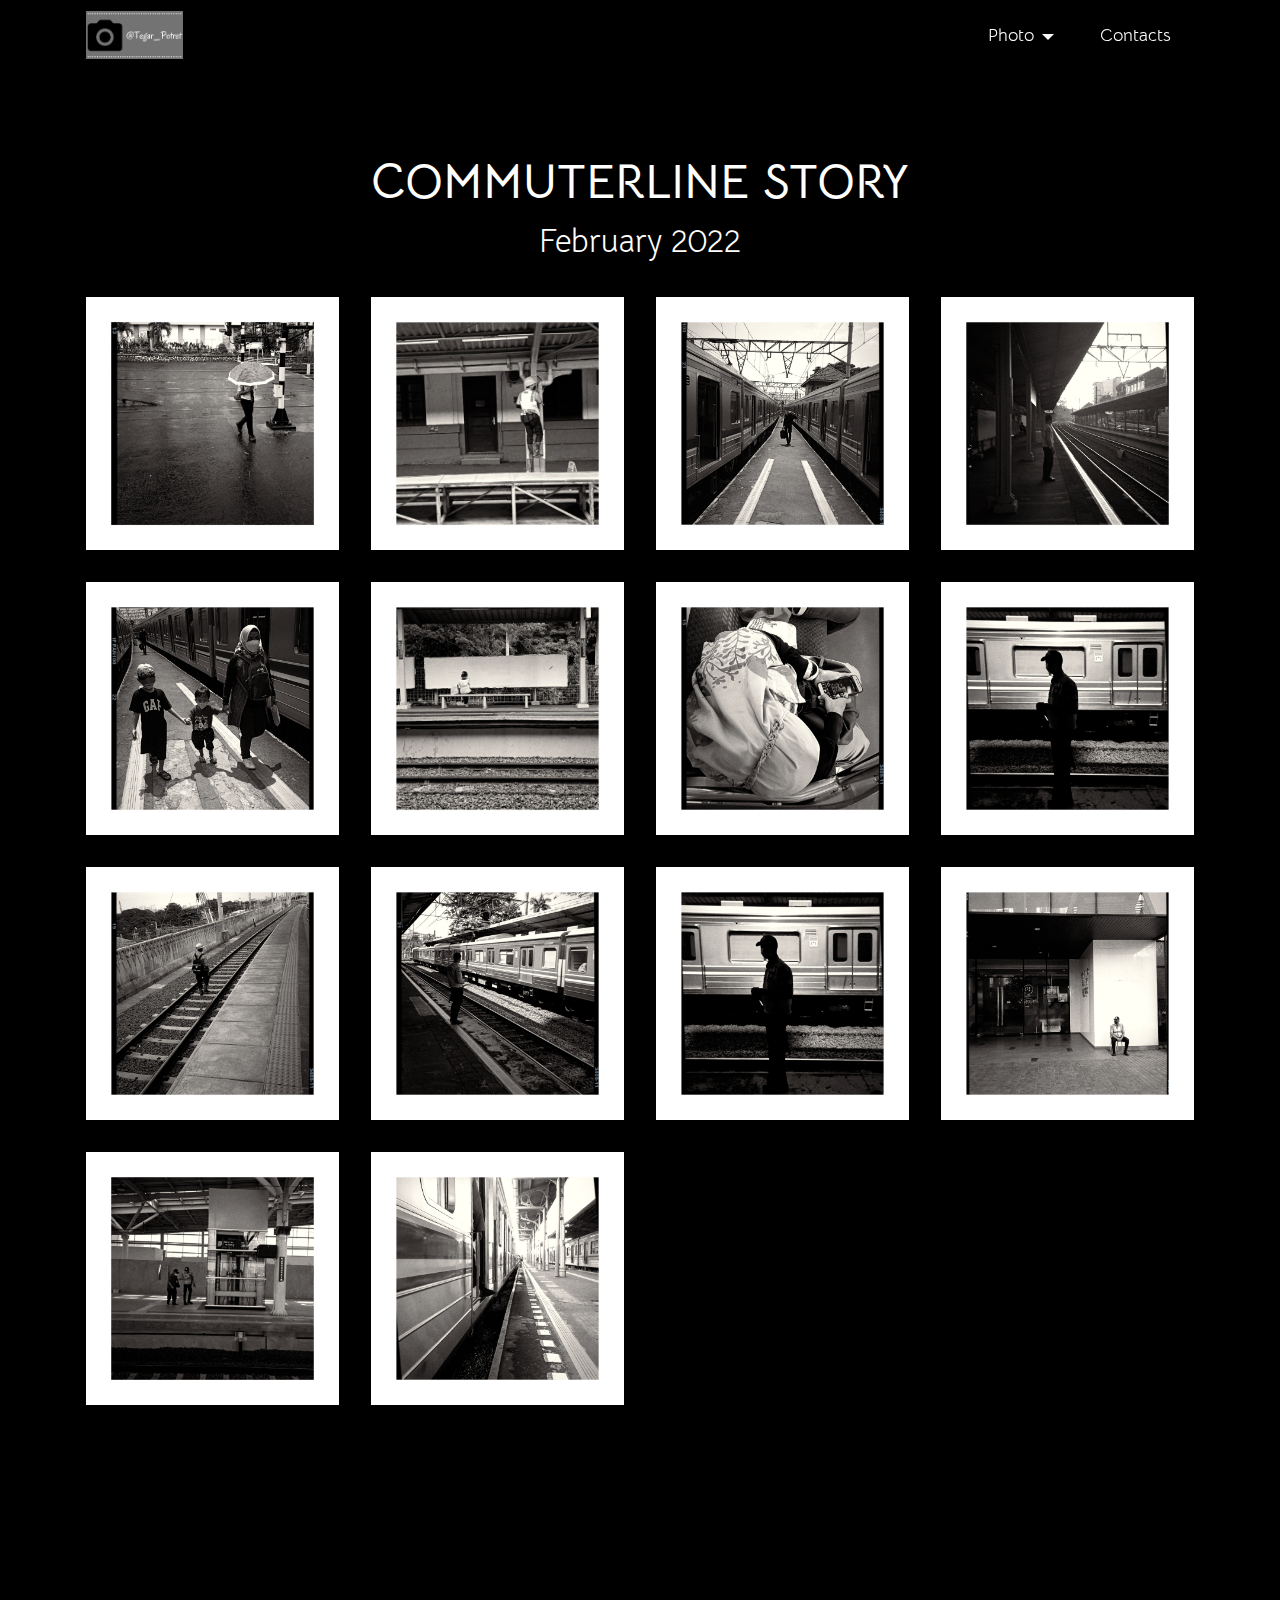
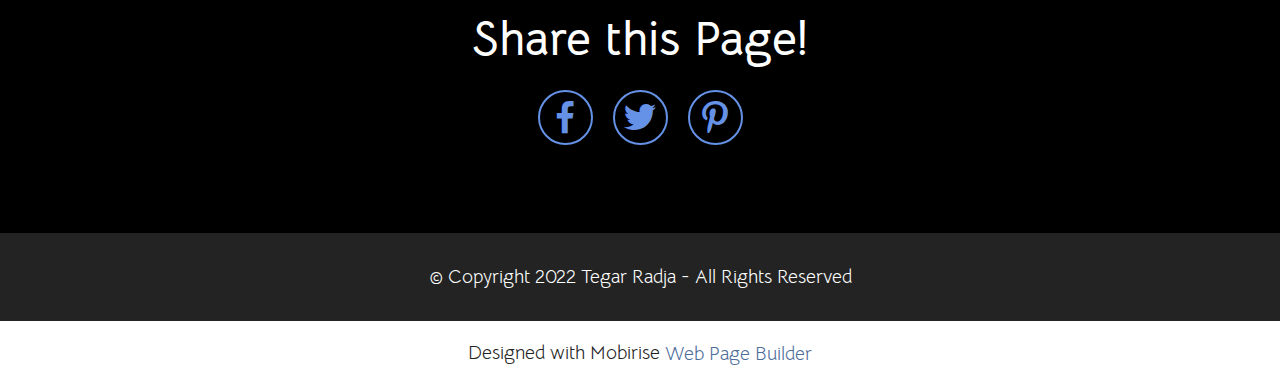
<file: page1.html>
<!DOCTYPE html>
<html  >
<head>
  <!-- Site made with Mobirise Website Builder v5.6.5, https://mobirise.com -->
  <meta charset="UTF-8">
  <meta http-equiv="X-UA-Compatible" content="IE=edge">
  <meta name="generator" content="Mobirise v5.6.5, mobirise.com">
  <meta name="twitter:card" content="summary_large_image"/>
  <meta name="twitter:image:src" content="">
  <meta property="og:image" content="">
  <meta name="twitter:title" content="Commuterline Story">
  <meta name="viewport" content="width=device-width, initial-scale=1, minimum-scale=1">
  <link rel="shortcut icon" href="assets/images/tegar-potret.png" type="image/x-icon">
  <meta name="description" content="">
  
  
  <title>Commuterline Story</title>
  <link rel="stylesheet" href="assets/web/assets/mobirise-icons2/mobirise2.css">
  <link rel="stylesheet" href="assets/bootstrap/css/bootstrap.min.css">
  <link rel="stylesheet" href="assets/bootstrap/css/bootstrap-grid.min.css">
  <link rel="stylesheet" href="assets/bootstrap/css/bootstrap-reboot.min.css">
  <link rel="stylesheet" href="assets/dropdown/css/style.css">
  <link rel="stylesheet" href="assets/socicon/css/styles.css">
  <link rel="stylesheet" href="assets/theme/css/style.css">
  <link rel="preload" href="https://fonts.googleapis.com/css?family=Inter:100,200,300,400,500,600,700,800,900&display=swap" as="style" onload="this.onload=null;this.rel='stylesheet'">
  <noscript><link rel="stylesheet" href="https://fonts.googleapis.com/css?family=Inter:100,200,300,400,500,600,700,800,900&display=swap"></noscript>
  <link rel="preload" href="https://fonts.googleapis.com/css?family=Bellota+Text:300,300i,400,400i,700,700i&display=swap" as="style" onload="this.onload=null;this.rel='stylesheet'">
  <noscript><link rel="stylesheet" href="https://fonts.googleapis.com/css?family=Bellota+Text:300,300i,400,400i,700,700i&display=swap"></noscript>
  <link rel="preload" as="style" href="assets/mobirise/css/mbr-additional.css"><link rel="stylesheet" href="assets/mobirise/css/mbr-additional.css" type="text/css">
  
  
  
  
</head>
<body>
  
  <section data-bs-version="5.1" class="menu menu2 cid-t0TywaG8rV" once="menu" id="menu2-7">
    
    <nav class="navbar navbar-dropdown navbar-fixed-top navbar-expand-lg">
        <div class="container">
            <div class="navbar-brand">
                <span class="navbar-logo">
                    <a href="index.html">
                        <img src="assets/images/tegar-potret.png" alt="Mobirise Website Builder" style="height: 3rem;">
                    </a>
                </span>
                <span class="navbar-caption-wrap"><a class="navbar-caption text-white display-7" href="https://mobiri.se"></a></span>
            </div>
            <button class="navbar-toggler" type="button" data-toggle="collapse" data-bs-toggle="collapse" data-target="#navbarSupportedContent" data-bs-target="#navbarSupportedContent" aria-controls="navbarNavAltMarkup" aria-expanded="false" aria-label="Toggle navigation">
                <div class="hamburger">
                    <span></span>
                    <span></span>
                    <span></span>
                    <span></span>
                </div>
            </button>
            <div class="collapse navbar-collapse" id="navbarSupportedContent">
                <ul class="navbar-nav nav-dropdown nav-right" data-app-modern-menu="true"><li class="nav-item"><a class="nav-link link text-white display-4" href="https://mobiri.se"></a></li><li class="nav-item dropdown"><a class="nav-link link dropdown-toggle text-white display-4" href="https://mobiri.se" data-toggle="dropdown-submenu" data-bs-toggle="dropdown" data-bs-auto-close="outside" aria-expanded="false">Photo</a><div class="dropdown-menu" aria-labelledby="dropdown-287"><a class="dropdown-item text-white text-primary display-4" href="page1.html">Street Photo</a></div></li>
                    
                    <li class="nav-item"><a class="nav-link link text-white text-primary display-4" href="page2.html">Contacts</a>
                    </li></ul>
                
                
            </div>
        </div>
    </nav>
</section>

<section data-bs-version="5.1" class="gallery5 mbr-gallery cid-t0TKcMhUvw" id="gallery5-9">
    

    

    <div class="container">
        <div class="mbr-section-head">
            <h3 class="mbr-section-title mbr-fonts-style align-center m-0 display-2"><strong>COMMUTERLINE STORY</strong></h3>
            <h4 class="mbr-section-subtitle mbr-fonts-style align-center mb-0 mt-2 display-5">February 2022</h4>
        </div>
        <div class="row mbr-gallery mt-4">
            
            
            
            <div class="col-12 col-md-6 col-lg-3 item gallery-image active">
                <div class="item-wrapper" data-toggle="modal" data-bs-toggle="modal" data-target="#t8jZ7ssGKG-modal" data-bs-target="#t8jZ7ssGKG-modal">
                    <img class="w-100" src="assets/images/img-20220327.jpg" alt="" data-slide-to="0" data-bs-slide-to="0" data-target="#lb-t8jZ7ssGKG" data-bs-target="#lb-t8jZ7ssGKG">
                    <div class="icon-wrapper">
                        <span class="mobi-mbri mobi-mbri-search mbr-iconfont mbr-iconfont-btn"></span>
                    </div>
                </div>
                
            </div><div class="col-12 col-md-6 col-lg-3 item gallery-image">
                <div class="item-wrapper" data-toggle="modal" data-bs-toggle="modal" data-target="#t8jZ7ssGKG-modal" data-bs-target="#t8jZ7ssGKG-modal">
                    <img class="w-100" src="assets/images/img-20220331.jpg" alt="" data-slide-to="1" data-bs-slide-to="1" data-target="#lb-t8jZ7ssGKG" data-bs-target="#lb-t8jZ7ssGKG">
                    <div class="icon-wrapper">
                        <span class="mobi-mbri mobi-mbri-search mbr-iconfont mbr-iconfont-btn"></span>
                    </div>
                </div>
                
            </div><div class="col-12 col-md-6 col-lg-3 item gallery-image">
                <div class="item-wrapper" data-toggle="modal" data-bs-toggle="modal" data-target="#t8jZ7ssGKG-modal" data-bs-target="#t8jZ7ssGKG-modal">
                    <img class="w-100" src="assets/images/img-20220317.jpg" alt="" data-slide-to="2" data-bs-slide-to="2" data-target="#lb-t8jZ7ssGKG" data-bs-target="#lb-t8jZ7ssGKG">
                    <div class="icon-wrapper">
                        <span class="mobi-mbri mobi-mbri-search mbr-iconfont mbr-iconfont-btn"></span>
                    </div>
                </div>
                
            </div><div class="col-12 col-md-6 col-lg-3 item gallery-image">
                <div class="item-wrapper" data-toggle="modal" data-bs-toggle="modal" data-target="#t8jZ7ssGKG-modal" data-bs-target="#t8jZ7ssGKG-modal">
                    <img class="w-100" src="assets/images/img-20220318.jpg" alt="" data-slide-to="3" data-bs-slide-to="3" data-target="#lb-t8jZ7ssGKG" data-bs-target="#lb-t8jZ7ssGKG">
                    <div class="icon-wrapper">
                        <span class="mobi-mbri mobi-mbri-search mbr-iconfont mbr-iconfont-btn"></span>
                    </div>
                </div>
                
            </div><div class="col-12 col-md-6 col-lg-3 item gallery-image">
                <div class="item-wrapper" data-toggle="modal" data-bs-toggle="modal" data-target="#t8jZ7ssGKG-modal" data-bs-target="#t8jZ7ssGKG-modal">
                    <img class="w-100" src="assets/images/img-20220319.jpg" alt="" data-slide-to="4" data-bs-slide-to="4" data-target="#lb-t8jZ7ssGKG" data-bs-target="#lb-t8jZ7ssGKG">
                    <div class="icon-wrapper">
                        <span class="mobi-mbri mobi-mbri-search mbr-iconfont mbr-iconfont-btn"></span>
                    </div>
                </div>
                
            </div><div class="col-12 col-md-6 col-lg-3 item gallery-image">
                <div class="item-wrapper" data-toggle="modal" data-bs-toggle="modal" data-target="#t8jZ7ssGKG-modal" data-bs-target="#t8jZ7ssGKG-modal">
                    <img class="w-100" src="assets/images/img-20220329.jpg" alt="" data-slide-to="5" data-bs-slide-to="5" data-target="#lb-t8jZ7ssGKG" data-bs-target="#lb-t8jZ7ssGKG">
                    <div class="icon-wrapper">
                        <span class="mobi-mbri mobi-mbri-search mbr-iconfont mbr-iconfont-btn"></span>
                    </div>
                </div>
                
            </div><div class="col-12 col-md-6 col-lg-3 item gallery-image">
                <div class="item-wrapper" data-toggle="modal" data-bs-toggle="modal" data-target="#t8jZ7ssGKG-modal" data-bs-target="#t8jZ7ssGKG-modal">
                    <img class="w-100" src="assets/images/img-20220330.jpg" alt="" data-slide-to="6" data-bs-slide-to="6" data-target="#lb-t8jZ7ssGKG" data-bs-target="#lb-t8jZ7ssGKG">
                    <div class="icon-wrapper">
                        <span class="mobi-mbri mobi-mbri-search mbr-iconfont mbr-iconfont-btn"></span>
                    </div>
                </div>
                
            </div><div class="col-12 col-md-6 col-lg-3 item gallery-image">
                <div class="item-wrapper" data-toggle="modal" data-bs-toggle="modal" data-target="#t8jZ7ssGKG-modal" data-bs-target="#t8jZ7ssGKG-modal">
                    <img class="w-100" src="assets/images/img-20220321.jpg" alt="" data-slide-to="7" data-bs-slide-to="7" data-target="#lb-t8jZ7ssGKG" data-bs-target="#lb-t8jZ7ssGKG">
                    <div class="icon-wrapper">
                        <span class="mobi-mbri mobi-mbri-search mbr-iconfont mbr-iconfont-btn"></span>
                    </div>
                </div>
                
            </div><div class="col-12 col-md-6 col-lg-3 item gallery-image">
                <div class="item-wrapper" data-toggle="modal" data-bs-toggle="modal" data-target="#t8jZ7ssGKG-modal" data-bs-target="#t8jZ7ssGKG-modal">
                    <img class="w-100" src="assets/images/img-20220322.jpg" alt="" data-slide-to="8" data-bs-slide-to="8" data-target="#lb-t8jZ7ssGKG" data-bs-target="#lb-t8jZ7ssGKG">
                    <div class="icon-wrapper">
                        <span class="mobi-mbri mobi-mbri-search mbr-iconfont mbr-iconfont-btn"></span>
                    </div>
                </div>
                
            </div><div class="col-12 col-md-6 col-lg-3 item gallery-image">
                <div class="item-wrapper" data-toggle="modal" data-bs-toggle="modal" data-target="#t8jZ7ssGKG-modal" data-bs-target="#t8jZ7ssGKG-modal">
                    <img class="w-100" src="assets/images/img-20220323.jpg" alt="" data-slide-to="9" data-bs-slide-to="9" data-target="#lb-t8jZ7ssGKG" data-bs-target="#lb-t8jZ7ssGKG">
                    <div class="icon-wrapper">
                        <span class="mobi-mbri mobi-mbri-search mbr-iconfont mbr-iconfont-btn"></span>
                    </div>
                </div>
                
            </div><div class="col-12 col-md-6 col-lg-3 item gallery-image">
                <div class="item-wrapper" data-toggle="modal" data-bs-toggle="modal" data-target="#t8jZ7ssGKG-modal" data-bs-target="#t8jZ7ssGKG-modal">
                    <img class="w-100" src="assets/images/img-20220321.jpg" alt="" data-slide-to="10" data-bs-slide-to="10" data-target="#lb-t8jZ7ssGKG" data-bs-target="#lb-t8jZ7ssGKG">
                    <div class="icon-wrapper">
                        <span class="mobi-mbri mobi-mbri-search mbr-iconfont mbr-iconfont-btn"></span>
                    </div>
                </div>
                
            </div><div class="col-12 col-md-6 col-lg-3 item gallery-image">
                <div class="item-wrapper" data-toggle="modal" data-bs-toggle="modal" data-target="#t8jZ7ssGKG-modal" data-bs-target="#t8jZ7ssGKG-modal">
                    <img class="w-100" src="assets/images/img-20220324.jpg" alt="" data-slide-to="11" data-bs-slide-to="11" data-target="#lb-t8jZ7ssGKG" data-bs-target="#lb-t8jZ7ssGKG">
                    <div class="icon-wrapper">
                        <span class="mobi-mbri mobi-mbri-search mbr-iconfont mbr-iconfont-btn"></span>
                    </div>
                </div>
                
            </div><div class="col-12 col-md-6 col-lg-3 item gallery-image">
                <div class="item-wrapper" data-toggle="modal" data-bs-toggle="modal" data-target="#t8jZ7ssGKG-modal" data-bs-target="#t8jZ7ssGKG-modal">
                    <img class="w-100" src="assets/images/img-20220325.jpg" alt="" data-slide-to="12" data-bs-slide-to="12" data-target="#lb-t8jZ7ssGKG" data-bs-target="#lb-t8jZ7ssGKG">
                    <div class="icon-wrapper">
                        <span class="mobi-mbri mobi-mbri-search mbr-iconfont mbr-iconfont-btn"></span>
                    </div>
                </div>
                
            </div><div class="col-12 col-md-6 col-lg-3 item gallery-image">
                <div class="item-wrapper" data-toggle="modal" data-bs-toggle="modal" data-target="#t8jZ7ssGKG-modal" data-bs-target="#t8jZ7ssGKG-modal">
                    <img class="w-100" src="assets/images/img-20220328.jpg" alt="" data-slide-to="13" data-bs-slide-to="13" data-target="#lb-t8jZ7ssGKG" data-bs-target="#lb-t8jZ7ssGKG">
                    <div class="icon-wrapper">
                        <span class="mobi-mbri mobi-mbri-search mbr-iconfont mbr-iconfont-btn"></span>
                    </div>
                </div>
                
            </div>
        </div>

        <div class="modal mbr-slider" tabindex="-1" role="dialog" aria-hidden="true" id="t8jZ7ssGKG-modal">
            <div class="modal-dialog" role="document">
                <div class="modal-content">
                    <div class="modal-body">
                        <div class="carousel slide carousel-fade" id="lb-t8jZ7ssGKG" data-ride="carousel" data-bs-ride="carousel" data-interval="10000" data-bs-interval="10000">
                            <div class="carousel-inner">
                                
                                
                                
                                <div class="carousel-item active">
                                    <img class="d-block w-100" src="assets/images/img-20220327.jpg" alt="Mobirise Website Builder">
                                </div><div class="carousel-item">
                                    <img class="d-block w-100" src="assets/images/img-20220331.jpg" alt="Mobirise Website Builder">
                                </div><div class="carousel-item">
                                    <img class="d-block w-100" src="assets/images/img-20220317.jpg" alt="Mobirise Website Builder">
                                </div><div class="carousel-item">
                                    <img class="d-block w-100" src="assets/images/img-20220318.jpg" alt="Mobirise Website Builder">
                                </div><div class="carousel-item">
                                    <img class="d-block w-100" src="assets/images/img-20220319.jpg" alt="Mobirise Website Builder">
                                </div><div class="carousel-item">
                                    <img class="d-block w-100" src="assets/images/img-20220329.jpg" alt="Mobirise Website Builder">
                                </div><div class="carousel-item">
                                    <img class="d-block w-100" src="assets/images/img-20220330.jpg" alt="Mobirise Website Builder">
                                </div><div class="carousel-item">
                                    <img class="d-block w-100" src="assets/images/img-20220321.jpg" alt="Mobirise Website Builder">
                                </div><div class="carousel-item">
                                    <img class="d-block w-100" src="assets/images/img-20220322.jpg" alt="Mobirise Website Builder">
                                </div><div class="carousel-item">
                                    <img class="d-block w-100" src="assets/images/img-20220323.jpg" alt="Mobirise Website Builder">
                                </div><div class="carousel-item">
                                    <img class="d-block w-100" src="assets/images/img-20220321.jpg" alt="Mobirise Website Builder">
                                </div><div class="carousel-item">
                                    <img class="d-block w-100" src="assets/images/img-20220324.jpg" alt="Mobirise Website Builder">
                                </div><div class="carousel-item">
                                    <img class="d-block w-100" src="assets/images/img-20220325.jpg" alt="Mobirise Website Builder">
                                </div><div class="carousel-item">
                                    <img class="d-block w-100" src="assets/images/img-20220328.jpg" alt="Mobirise Website Builder">
                                </div>
                            </div>
                            <ol class="carousel-indicators">
                                <li data-slide-to="0" data-bs-slide-to="0" class="active" data-target="#lb-t8jZ7ssGKG" data-bs-target="#lb-t8jZ7ssGKG"></li><li data-slide-to="1" data-bs-slide-to="1" class="" data-target="#lb-t8jZ7ssGKG" data-bs-target="#lb-t8jZ7ssGKG"></li><li data-slide-to="2" data-bs-slide-to="2" class="" data-target="#lb-t8jZ7ssGKG" data-bs-target="#lb-t8jZ7ssGKG"></li><li data-slide-to="3" data-bs-slide-to="3" class="" data-target="#lb-t8jZ7ssGKG" data-bs-target="#lb-t8jZ7ssGKG"></li><li data-slide-to="4" data-bs-slide-to="4" class="" data-target="#lb-t8jZ7ssGKG" data-bs-target="#lb-t8jZ7ssGKG"></li><li data-slide-to="5" data-bs-slide-to="5" class="" data-target="#lb-t8jZ7ssGKG" data-bs-target="#lb-t8jZ7ssGKG"></li><li data-slide-to="6" data-bs-slide-to="6" class="" data-target="#lb-t8jZ7ssGKG" data-bs-target="#lb-t8jZ7ssGKG"></li><li data-slide-to="7" data-bs-slide-to="7" class="" data-target="#lb-t8jZ7ssGKG" data-bs-target="#lb-t8jZ7ssGKG"></li><li data-slide-to="8" data-bs-slide-to="8" class="" data-target="#lb-t8jZ7ssGKG" data-bs-target="#lb-t8jZ7ssGKG"></li><li data-slide-to="9" data-bs-slide-to="9" class="" data-target="#lb-t8jZ7ssGKG" data-bs-target="#lb-t8jZ7ssGKG"></li><li data-slide-to="10" data-bs-slide-to="10" class="" data-target="#lb-t8jZ7ssGKG" data-bs-target="#lb-t8jZ7ssGKG"></li><li data-slide-to="11" data-bs-slide-to="11" class="" data-target="#lb-t8jZ7ssGKG" data-bs-target="#lb-t8jZ7ssGKG"></li><li data-slide-to="12" data-bs-slide-to="12" class="" data-target="#lb-t8jZ7ssGKG" data-bs-target="#lb-t8jZ7ssGKG"></li><li data-slide-to="13" data-bs-slide-to="13" class="" data-target="#lb-t8jZ7ssGKG" data-bs-target="#lb-t8jZ7ssGKG"></li>
                                
                                
                                
                            </ol>
                            <a role="button" href="" class="close" data-dismiss="modal" data-bs-dismiss="modal" aria-label="Close">
                            </a>
                            <a class="carousel-control-prev carousel-control" role="button" data-slide="prev" data-bs-slide="prev" href="#lb-t8jZ7ssGKG">
                                <span class="mobi-mbri mobi-mbri-arrow-prev" aria-hidden="true"></span>
                                <span class="sr-only visually-hidden">Previous</span>
                            </a>
                            <a class="carousel-control-next carousel-control" role="button" data-slide="next" data-bs-slide="next" href="#lb-t8jZ7ssGKG">
                                <span class="mobi-mbri mobi-mbri-arrow-next" aria-hidden="true"></span>
                                <span class="sr-only visually-hidden">Next</span>
                            </a>
                        </div>
                    </div>
                </div>
            </div>
        </div>
    </div>
</section>

<section data-bs-version="5.1" class="social2 cid-t0TKfLo6tx" id="share2-a">
    
     
    
    

    <div class="container">
        <div class="media-container-row">
            <div class="col-12">
                <h3 class="mbr-section-title align-center mb-3 mbr-fonts-style display-2">
                    <strong>Share this Page!</strong>
                </h3>
                <div>
                    <div class="mbr-social-likes align-center" data-counters="false">
                        <span class="btn btn-social facebook m-2">
                            <i class="socicon socicon-facebook"></i>
                        </span>
                        <span class="btn btn-social twitter m-2">
                            <i class="socicon socicon-twitter"></i>
                        </span>
                        
                        
                        <span class="btn btn-social pinterest m-2">
                            <i class="socicon socicon-pinterest"></i>
                        </span>
                        
                    </div>
                </div>
            </div>
        </div>
    </div>
</section>

<section data-bs-version="5.1" class="footer7 cid-t0TTkF1yiU" once="footers" id="footer7-i">

    

    

    <div class="container">
        <div class="media-container-row align-center mbr-white">
            <div class="col-12">
                <p class="mbr-text mb-0 mbr-fonts-style display-7">
                    © Copyright 2022 Tegar Radja - All Rights Reserved
                </p>
            </div>
        </div>
    </div>
</section><section class="display-7" style="padding: 0;align-items: center;justify-content: center;flex-wrap: wrap;    align-content: center;display: flex;position: relative;height: 4rem;"><a href="https://mobiri.se/2732320" style="flex: 1 1;height: 4rem;position: absolute;width: 100%;z-index: 1;"><img alt="" style="height: 4rem;" src="[data-uri]"></a><p style="margin: 0;text-align: center;" class="display-7">Designed with Mobirise &#8204;</p><a style="z-index:1" href="https://mobirise.com/web-page-maker.html">Web Page Builder</a></section><script src="assets/bootstrap/js/bootstrap.bundle.min.js"></script>  <script src="assets/smoothscroll/smooth-scroll.js"></script>  <script src="assets/ytplayer/index.js"></script>  <script src="assets/dropdown/js/navbar-dropdown.js"></script>  <script src="assets/sociallikes/social-likes.js"></script>  <script src="assets/theme/js/script.js"></script>  
  
  
</body>
</html>
</file>
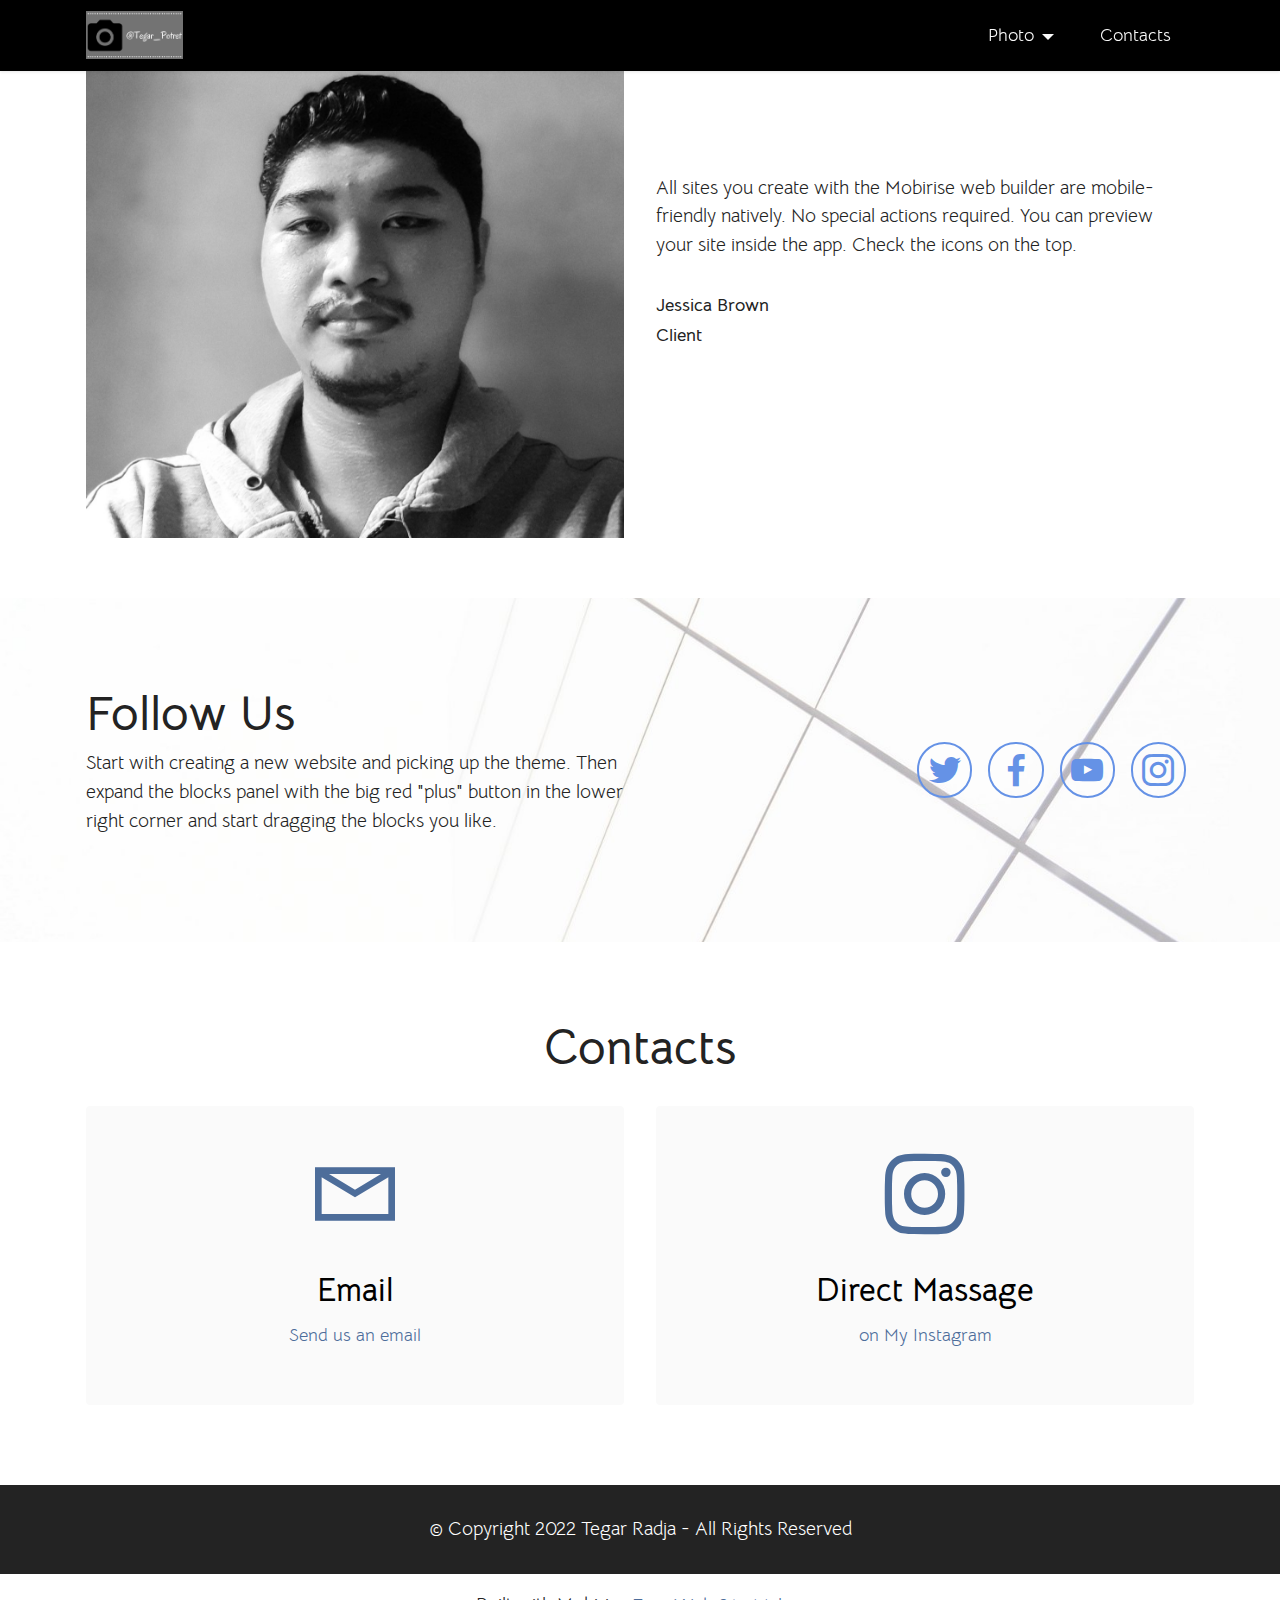
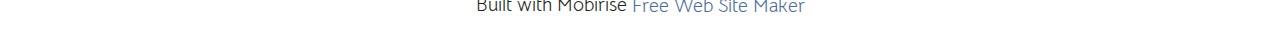
<file: page2.html>
<!DOCTYPE html>
<html  >
<head>
  <!-- Site made with Mobirise Website Builder v5.6.5, https://mobirise.com -->
  <meta charset="UTF-8">
  <meta http-equiv="X-UA-Compatible" content="IE=edge">
  <meta name="generator" content="Mobirise v5.6.5, mobirise.com">
  <meta name="twitter:card" content="summary_large_image"/>
  <meta name="twitter:image:src" content="">
  <meta property="og:image" content="">
  <meta name="twitter:title" content="Contact">
  <meta name="viewport" content="width=device-width, initial-scale=1, minimum-scale=1">
  <link rel="shortcut icon" href="assets/images/tegar-potret.png" type="image/x-icon">
  <meta name="description" content="">
  
  
  <title>Contact</title>
  <link rel="stylesheet" href="assets/web/assets/mobirise-icons2/mobirise2.css">
  <link rel="stylesheet" href="assets/bootstrap/css/bootstrap.min.css">
  <link rel="stylesheet" href="assets/bootstrap/css/bootstrap-grid.min.css">
  <link rel="stylesheet" href="assets/bootstrap/css/bootstrap-reboot.min.css">
  <link rel="stylesheet" href="assets/parallax/jarallax.css">
  <link rel="stylesheet" href="assets/dropdown/css/style.css">
  <link rel="stylesheet" href="assets/socicon/css/styles.css">
  <link rel="stylesheet" href="assets/theme/css/style.css">
  <link rel="preload" href="https://fonts.googleapis.com/css?family=Inter:100,200,300,400,500,600,700,800,900&display=swap" as="style" onload="this.onload=null;this.rel='stylesheet'">
  <noscript><link rel="stylesheet" href="https://fonts.googleapis.com/css?family=Inter:100,200,300,400,500,600,700,800,900&display=swap"></noscript>
  <link rel="preload" href="https://fonts.googleapis.com/css?family=Bellota+Text:300,300i,400,400i,700,700i&display=swap" as="style" onload="this.onload=null;this.rel='stylesheet'">
  <noscript><link rel="stylesheet" href="https://fonts.googleapis.com/css?family=Bellota+Text:300,300i,400,400i,700,700i&display=swap"></noscript>
  <link rel="preload" as="style" href="assets/mobirise/css/mbr-additional.css"><link rel="stylesheet" href="assets/mobirise/css/mbr-additional.css" type="text/css">
  
  
  
  
</head>
<body>
  
  <section data-bs-version="5.1" class="testimonials1 cid-t7tmukChfl" id="testimonials1-p">
    

    
    <div class="container">
        
        <div class="row align-items-center">
            <div class="col-12 col-md-6">
                <div class="image-wrapper">
                    <img src="assets/images/profil-bw-1256x1675.jpeg" alt="Tegar Radja Athallah">
                </div>
            </div>
            <div class="col-12 col-md">
                <div class="text-wrapper">
                    <p class="mbr-text mbr-fonts-style mb-4 display-7">All sites you create with the Mobirise web builder are mobile-friendly natively. No special actions required. You can preview your site inside the app. Check the icons on the top.</p>
                    <p class="name mbr-fonts-style mb-1 display-4">
                        <strong>Jessica Brown</strong>
                    </p>
                    <p class="position mbr-fonts-style display-4">
                        <strong>Client</strong>
                    </p>
                </div>
            </div>
        </div>
    </div>
</section>

<section data-bs-version="5.1" class="menu menu2 cid-t0TywaG8rV" once="menu" id="menu2-c">
    
    <nav class="navbar navbar-dropdown navbar-fixed-top navbar-expand-lg">
        <div class="container">
            <div class="navbar-brand">
                <span class="navbar-logo">
                    <a href="index.html">
                        <img src="assets/images/tegar-potret.png" alt="Mobirise Website Builder" style="height: 3rem;">
                    </a>
                </span>
                <span class="navbar-caption-wrap"><a class="navbar-caption text-white display-7" href="https://mobiri.se"></a></span>
            </div>
            <button class="navbar-toggler" type="button" data-toggle="collapse" data-bs-toggle="collapse" data-target="#navbarSupportedContent" data-bs-target="#navbarSupportedContent" aria-controls="navbarNavAltMarkup" aria-expanded="false" aria-label="Toggle navigation">
                <div class="hamburger">
                    <span></span>
                    <span></span>
                    <span></span>
                    <span></span>
                </div>
            </button>
            <div class="collapse navbar-collapse" id="navbarSupportedContent">
                <ul class="navbar-nav nav-dropdown nav-right" data-app-modern-menu="true"><li class="nav-item"><a class="nav-link link text-white display-4" href="https://mobiri.se"></a></li><li class="nav-item dropdown"><a class="nav-link link dropdown-toggle text-white display-4" href="https://mobiri.se" data-toggle="dropdown-submenu" data-bs-toggle="dropdown" data-bs-auto-close="outside" aria-expanded="false">Photo</a><div class="dropdown-menu" aria-labelledby="dropdown-287"><a class="dropdown-item text-white text-primary display-4" href="page1.html">Street Photo</a></div></li>
                    
                    <li class="nav-item"><a class="nav-link link text-white text-primary display-4" href="page2.html">Contacts</a>
                    </li></ul>
                
                
            </div>
        </div>
    </nav>
</section>

<section data-bs-version="5.1" class="contacts4 cid-t0TPFZs5oo" id="contacts4-e">

    

    

    <div class="container">
        <div class="row align-items-center justify-content-center">
            <div class="text-content col-12 col-md-6">
                <h2 class="mbr-section-title mbr-fonts-style display-2">
                    <strong>Follow Us</strong>
                </h2>
                <p class="mbr-text mbr-fonts-style display-7">Start with creating a
                    new website and picking up the theme. Then expand the blocks panel with the big red "plus" button in
                    the
                    lower right corner and start dragging the blocks you like.</p>
            </div>
            <div class="icons d-flex align-items-center col-12 col-md-6 justify-content-end mt-md-0 mt-2 flex-wrap">
                <a href="https://twitter.com/Tegar_Potret" target="_blank">
                    <span class="mbr-iconfont mbr-iconfont-social socicon-twitter socicon"></span>
                </a>
                <a href="https://www.facebook.com/pages/Mobirise/1616226671953247" target="_blank">
                    <span class="socicon-facebook socicon mbr-iconfont mbr-iconfont-social"></span>
                </a>
                <a href="https://www.youtube.com/c/mobirise" target="_blank">
                    <span class="socicon-youtube socicon mbr-iconfont mbr-iconfont-social"></span>
                </a>
                <a href="https://instagram.com/Tegar_Potret" target="_blank">
                    <span class="mbr-iconfont mbr-iconfont-social socicon-instagram socicon"></span>
                </a>
                
                
                
                
                
                
            </div>
        </div>
    </div>
    
</section>

<section data-bs-version="5.1" class="contacts1 cid-t0TR4yEgvO" id="contacts1-h">

    

    
    <div class="container">
        <div class="mbr-section-head">
            <h3 class="mbr-section-title mbr-fonts-style align-center mb-0 display-2">
                <strong>Contacts</strong>
            </h3>
            <h4 class="mbr-section-subtitle mbr-fonts-style align-center mb-0 mt-2 display-5"></h4>
        </div>
        <div class="row justify-content-center mt-4">
            <div class="card col-12 col-lg-6">
                <div class="card-wrapper">
                    <div class="card-box align-center">
                        <div class="image-wrapper">
                            <span class="mbr-iconfont mobi-mbri-letter mobi-mbri"></span>
                        </div>
                        <h4 class="card-title mbr-fonts-style mb-2 display-5">
                            <strong>Email</strong></h4>
                        <p class="mbr-text mbr-fonts-style mb-2 display-4"><a href="mailto:tegaradjathallah@gmail.com" class="text-primary">Send us an email</a></p>
                        <h5 class="link mbr-fonts-style display-7"></h5>
                    </div>
                </div>
            </div>
            <div class="card col-12 col-lg-6">
                <div class="card-wrapper">
                    <div class="card-box align-center">
                        <div class="image-wrapper">
                            <span class="mbr-iconfont socicon-instagram socicon"></span>
                        </div>
                        <h4 class="card-title mbr-fonts-style align-center mb-2 display-5"><strong>Direct Massage</strong></h4>
                        <p class="mbr-text mbr-fonts-style mb-2 display-4"><a href="https://www.instagram.com/tegar_potret/" class="text-primary" target="_blank">on My Instagram</a></p>
                        <h5 class="link mbr-black mbr-fonts-style display-7"></h5>
                    </div>
                </div>
            </div>
        </div>
    </div>
</section>

<section data-bs-version="5.1" class="footer7 cid-t0TTkF1yiU" once="footers" id="footer7-i">

    

    

    <div class="container">
        <div class="media-container-row align-center mbr-white">
            <div class="col-12">
                <p class="mbr-text mb-0 mbr-fonts-style display-7">
                    © Copyright 2022 Tegar Radja - All Rights Reserved
                </p>
            </div>
        </div>
    </div>
</section><section class="display-7" style="padding: 0;align-items: center;justify-content: center;flex-wrap: wrap;    align-content: center;display: flex;position: relative;height: 4rem;"><a href="https://mobiri.se/2732320" style="flex: 1 1;height: 4rem;position: absolute;width: 100%;z-index: 1;"><img alt="" style="height: 4rem;" src="[data-uri]"></a><p style="margin: 0;text-align: center;" class="display-7">Built with Mobirise &#8204;</p><a style="z-index:1" href="https://mobirise.com/website-maker.html">Free Web Site Maker</a></section><script src="assets/bootstrap/js/bootstrap.bundle.min.js"></script>  <script src="assets/parallax/jarallax.js"></script>  <script src="assets/smoothscroll/smooth-scroll.js"></script>  <script src="assets/ytplayer/index.js"></script>  <script src="assets/dropdown/js/navbar-dropdown.js"></script>  <script src="assets/sociallikes/social-likes.js"></script>  <script src="assets/theme/js/script.js"></script>  
  
  
</body>
</html>
</file>
<file: assets/web/assets/mobirise-icons2/mobirise2.css>
@font-face {
  font-family: 'Moririse2';
  font-display: swap;
  src:  url('mobirise2.eot?f2bix4');
  src:  url('mobirise2.eot?f2bix4#iefix') format('embedded-opentype'),
    url('mobirise2.ttf?f2bix4') format('truetype'),
    url('mobirise2.woff?f2bix4') format('woff'),
    url('mobirise2.svg?f2bix4#mobirise2') format('svg');
  font-weight: normal;
  font-style: normal;
}

[class^="mobi-"], [class*=" mobi-"] {
  /* use !important to prevent issues with browser extensions that change fonts */
  font-family: 'Moririse2' !important;
  speak: none;
  font-style: normal;
  font-weight: normal;
  font-variant: normal;
  text-transform: none;
  line-height: 1;

  /* Better Font Rendering =========== */
  -webkit-font-smoothing: antialiased;
  -moz-osx-font-smoothing: grayscale;
}

.mobi-mbri-add-submenu:before {
  content: "\e900";
}
.mobi-mbri-alert:before {
  content: "\e901";
}
.mobi-mbri-align-center:before {
  content: "\e902";
}
.mobi-mbri-align-justify:before {
  content: "\e903";
}
.mobi-mbri-align-left:before {
  content: "\e904";
}
.mobi-mbri-align-right:before {
  content: "\e905";
}
.mobi-mbri-android:before {
  content: "\e906";
}
.mobi-mbri-apple:before {
  content: "\e907";
}
.mobi-mbri-arrow-down:before {
  content: "\e908";
}
.mobi-mbri-arrow-next:before {
  content: "\e909";
}
.mobi-mbri-arrow-prev:before {
  content: "\e90a";
}
.mobi-mbri-arrow-up:before {
  content: "\e90b";
}
.mobi-mbri-bold:before {
  content: "\e90c";
}
.mobi-mbri-bookmark:before {
  content: "\e90d";
}
.mobi-mbri-bootstrap:before {
  content: "\e90e";
}
.mobi-mbri-briefcase:before {
  content: "\e90f";
}
.mobi-mbri-browse:before {
  content: "\e910";
}
.mobi-mbri-bulleted-list:before {
  content: "\e911";
}
.mobi-mbri-calendar:before {
  content: "\e912";
}
.mobi-mbri-camera:before {
  content: "\e913";
}
.mobi-mbri-cart-add:before {
  content: "\e914";
}
.mobi-mbri-cart-full:before {
  content: "\e915";
}
.mobi-mbri-cash:before {
  content: "\e916";
}
.mobi-mbri-change-style:before {
  content: "\e917";
}
.mobi-mbri-chat:before {
  content: "\e918";
}
.mobi-mbri-clock:before {
  content: "\e919";
}
.mobi-mbri-close:before {
  content: "\e91a";
}
.mobi-mbri-cloud:before {
  content: "\e91b";
}
.mobi-mbri-code:before {
  content: "\e91c";
}
.mobi-mbri-contact-form:before {
  content: "\e91d";
}
.mobi-mbri-credit-card:before {
  content: "\e91e";
}
.mobi-mbri-cursor-click:before {
  content: "\e91f";
}
.mobi-mbri-cust-feedback:before {
  content: "\e920";
}
.mobi-mbri-database:before {
  content: "\e921";
}
.mobi-mbri-delivery:before {
  content: "\e922";
}
.mobi-mbri-desktop:before {
  content: "\e923";
}
.mobi-mbri-devices:before {
  content: "\e924";
}
.mobi-mbri-down:before {
  content: "\e925";
}
.mobi-mbri-download-2:before {
  content: "\e926";
}
.mobi-mbri-download:before {
  content: "\e927";
}
.mobi-mbri-drag-n-drop-2:before {
  content: "\e928";
}
.mobi-mbri-drag-n-drop:before {
  content: "\e929";
}
.mobi-mbri-edit-2:before {
  content: "\e92a";
}
.mobi-mbri-edit:before {
  content: "\e92b";
}
.mobi-mbri-error:before {
  content: "\e92c";
}
.mobi-mbri-extension:before {
  content: "\e92d";
}
.mobi-mbri-features:before {
  content: "\e92e";
}
.mobi-mbri-file:before {
  content: "\e92f";
}
.mobi-mbri-flag:before {
  content: "\e930";
}
.mobi-mbri-folder:before {
  content: "\e931";
}
.mobi-mbri-gift:before {
  content: "\e932";
}
.mobi-mbri-github:before {
  content: "\e933";
}
.mobi-mbri-globe-2:before {
  content: "\e934";
}
.mobi-mbri-globe:before {
  content: "\e935";
}
.mobi-mbri-growing-chart:before {
  content: "\e936";
}
.mobi-mbri-hearth:before {
  content: "\e937";
}
.mobi-mbri-help:before {
  content: "\e938";
}
.mobi-mbri-home:before {
  content: "\e939";
}
.mobi-mbri-hot-cup:before {
  content: "\e93a";
}
.mobi-mbri-idea:before {
  content: "\e93b";
}
.mobi-mbri-image-gallery:before {
  content: "\e93c";
}
.mobi-mbri-image-slider:before {
  content: "\e93d";
}
.mobi-mbri-info:before {
  content: "\e93e";
}
.mobi-mbri-italic:before {
  content: "\e93f";
}
.mobi-mbri-key:before {
  content: "\e940";
}
.mobi-mbri-laptop:before {
  content: "\e941";
}
.mobi-mbri-layers:before {
  content: "\e942";
}
.mobi-mbri-left-right:before {
  content: "\e943";
}
.mobi-mbri-left:before {
  content: "\e944";
}
.mobi-mbri-letter:before {
  content: "\e945";
}
.mobi-mbri-like:before {
  content: "\e946";
}
.mobi-mbri-link:before {
  content: "\e947";
}
.mobi-mbri-lock:before {
  content: "\e948";
}
.mobi-mbri-login:before {
  content: "\e949";
}
.mobi-mbri-logout:before {
  content: "\e94a";
}
.mobi-mbri-magic-stick:before {
  content: "\e94b";
}
.mobi-mbri-map-pin:before {
  content: "\e94c";
}
.mobi-mbri-menu:before {
  content: "\e94d";
}
.mobi-mbri-mobile-2:before {
  content: "\e94e";
}
.mobi-mbri-mobile-horizontal:before {
  content: "\e94f";
}
.mobi-mbri-mobile:before {
  content: "\e950";
}
.mobi-mbri-mobirise:before {
  content: "\e951";
}
.mobi-mbri-more-horizontal:before {
  content: "\e952";
}
.mobi-mbri-more-vertical:before {
  content: "\e953";
}
.mobi-mbri-music:before {
  content: "\e954";
}
.mobi-mbri-new-file:before {
  content: "\e955";
}
.mobi-mbri-numbered-list:before {
  content: "\e956";
}
.mobi-mbri-opened-folder:before {
  content: "\e957";
}
.mobi-mbri-pages:before {
  content: "\e958";
}
.mobi-mbri-paper-plane:before {
  content: "\e959";
}
.mobi-mbri-paperclip:before {
  content: "\e95a";
}
.mobi-mbri-phone:before {
  content: "\e95b";
}
.mobi-mbri-photo:before {
  content: "\e95c";
}
.mobi-mbri-photos:before {
  content: "\e95d";
}
.mobi-mbri-pin:before {
  content: "\e95e";
}
.mobi-mbri-play:before {
  content: "\e95f";
}
.mobi-mbri-plus:before {
  content: "\e960";
}
.mobi-mbri-preview:before {
  content: "\e961";
}
.mobi-mbri-print:before {
  content: "\e962";
}
.mobi-mbri-protect:before {
  content: "\e963";
}
.mobi-mbri-question:before {
  content: "\e964";
}
.mobi-mbri-quote-left:before {
  content: "\e965";
}
.mobi-mbri-quote-right:before {
  content: "\e966";
}
.mobi-mbri-redo:before {
  content: "\e967";
}
.mobi-mbri-refresh:before {
  content: "\e968";
}
.mobi-mbri-responsive-2:before {
  content: "\e969";
}
.mobi-mbri-responsive:before {
  content: "\e96a";
}
.mobi-mbri-right:before {
  content: "\e96b";
}
.mobi-mbri-rocket:before {
  content: "\e96c";
}
.mobi-mbri-sad-face:before {
  content: "\e96d";
}
.mobi-mbri-sale:before {
  content: "\e96e";
}
.mobi-mbri-save:before {
  content: "\e96f";
}
.mobi-mbri-search:before {
  content: "\e970";
}
.mobi-mbri-setting-2:before {
  content: "\e971";
}
.mobi-mbri-setting-3:before {
  content: "\e972";
}
.mobi-mbri-setting:before {
  content: "\e973";
}
.mobi-mbri-share:before {
  content: "\e974";
}
.mobi-mbri-shopping-bag:before {
  content: "\e975";
}
.mobi-mbri-shopping-basket:before {
  content: "\e976";
}
.mobi-mbri-shopping-cart:before {
  content: "\e977";
}
.mobi-mbri-sites:before {
  content: "\e978";
}
.mobi-mbri-smile-face:before {
  content: "\e979";
}
.mobi-mbri-speed:before {
  content: "\e97a";
}
.mobi-mbri-star:before {
  content: "\e97b";
}
.mobi-mbri-success:before {
  content: "\e97c";
}
.mobi-mbri-sun:before {
  content: "\e97d";
}
.mobi-mbri-sun2:before {
  content: "\e97e";
}
.mobi-mbri-tablet-vertical:before {
  content: "\e97f";
}
.mobi-mbri-tablet:before {
  content: "\e980";
}
.mobi-mbri-target:before {
  content: "\e981";
}
.mobi-mbri-timer:before {
  content: "\e982";
}
.mobi-mbri-to-ftp:before {
  content: "\e983";
}
.mobi-mbri-to-local-drive:before {
  content: "\e984";
}
.mobi-mbri-touch-swipe:before {
  content: "\e985";
}
.mobi-mbri-touch:before {
  content: "\e986";
}
.mobi-mbri-trash:before {
  content: "\e987";
}
.mobi-mbri-underline:before {
  content: "\e988";
}
.mobi-mbri-undo:before {
  content: "\e989";
}
.mobi-mbri-unlink:before {
  content: "\e98a";
}
.mobi-mbri-unlock:before {
  content: "\e98b";
}
.mobi-mbri-up-down:before {
  content: "\e98c";
}
.mobi-mbri-up:before {
  content: "\e98d";
}
.mobi-mbri-update:before {
  content: "\e98e";
}
.mobi-mbri-upload-2:before {
  content: "\e98f";
}
.mobi-mbri-upload:before {
  content: "\e990";
}
.mobi-mbri-user-2:before {
  content: "\e991";
}
.mobi-mbri-user:before {
  content: "\e992";
}
.mobi-mbri-users:before {
  content: "\e993";
}
.mobi-mbri-video-play:before {
  content: "\e994";
}
.mobi-mbri-video:before {
  content: "\e995";
}
.mobi-mbri-watch:before {
  content: "\e996";
}
.mobi-mbri-website-theme-2:before {
  content: "\e997";
}
.mobi-mbri-website-theme:before {
  content: "\e998";
}
.mobi-mbri-wifi:before {
  content: "\e999";
}
.mobi-mbri-windows:before {
  content: "\e99a";
}
.mobi-mbri-zoom-in:before {
  content: "\e99b";
}
.mobi-mbri-zoom-out:before {
  content: "\e99c";
}
</file>
<file: assets/dropdown/css/style.css>
.navbar-dropdown {
  left: 0;
  padding: 0;
  position: absolute;
  right: 0;
  top: 0;
  transition: all 0.45s ease;
  z-index: 1030;
  background: #282828; }
  .navbar-dropdown .navbar-logo {
    margin-right: 0.8rem;
    transition: margin 0.3s ease-in-out;
    vertical-align: middle; }
    .navbar-dropdown .navbar-logo img {
      height: 3.125rem;
      transition: all 0.3s ease-in-out; }
    .navbar-dropdown .navbar-logo.mbr-iconfont {
      font-size: 3.125rem;
      line-height: 3.125rem; }
  .navbar-dropdown .navbar-caption {
    font-weight: 700;
    white-space: normal;
    vertical-align: -4px;
    line-height: 3.125rem !important; }
    .navbar-dropdown .navbar-caption, .navbar-dropdown .navbar-caption:hover {
      color: inherit;
      text-decoration: none; }
  .navbar-dropdown .mbr-iconfont + .navbar-caption {
    vertical-align: -1px; }
  .navbar-dropdown.navbar-fixed-top {
    position: fixed; }
  .navbar-dropdown .navbar-brand span {
    vertical-align: -4px; }
  .navbar-dropdown.bg-color.transparent {
    background: none; }
  .navbar-dropdown.navbar-short .navbar-brand {
    padding: 0.625rem 0; }
    .navbar-dropdown.navbar-short .navbar-brand span {
      vertical-align: -1px; }
  .navbar-dropdown.navbar-short .navbar-caption {
    line-height: 2.375rem !important;
    vertical-align: -2px; }
  .navbar-dropdown.navbar-short .navbar-logo {
    margin-right: 0.5rem; }
    .navbar-dropdown.navbar-short .navbar-logo img {
      height: 2.375rem; }
    .navbar-dropdown.navbar-short .navbar-logo.mbr-iconfont {
      font-size: 2.375rem;
      line-height: 2.375rem; }
  .navbar-dropdown.navbar-short .mbr-table-cell {
    height: 3.625rem; }
  .navbar-dropdown .navbar-close {
    left: 0.6875rem;
    position: fixed;
    top: 0.75rem;
    z-index: 1000; }
  .navbar-dropdown .hamburger-icon {
    content: "";
    display: inline-block;
    vertical-align: middle;
    width: 16px;
    -webkit-box-shadow: 0 -6px 0 1px #282828,0 0 0 1px #282828,0 6px 0 1px #282828;
    -moz-box-shadow: 0 -6px 0 1px #282828,0 0 0 1px #282828,0 6px 0 1px #282828;
    box-shadow: 0 -6px 0 1px #282828,0 0 0 1px #282828,0 6px 0 1px #282828; }

.dropdown-menu .dropdown-toggle[data-toggle="dropdown-submenu"]::after {
  border-bottom: 0.35em solid transparent;
  border-left: 0.35em solid;
  border-right: 0;
  border-top: 0.35em solid transparent;
  margin-left: 0.3rem; }

.dropdown-menu .dropdown-item:focus {
  outline: 0; }

.nav-dropdown {
  font-size: 0.75rem;
  font-weight: 500;
  height: auto !important; }
  .nav-dropdown .nav-btn {
    padding-left: 1rem; }
  .nav-dropdown .link {
    margin: .667em 1.667em;
    font-weight: 500;
    padding: 0;
    transition: color .2s ease-in-out; }
    .nav-dropdown .link.dropdown-toggle {
      margin-right: 2.583em; }
      .nav-dropdown .link.dropdown-toggle::after {
        margin-left: .25rem;
        border-top: 0.35em solid;
        border-right: 0.35em solid transparent;
        border-left: 0.35em solid transparent;
        border-bottom: 0; }
      .nav-dropdown .link.dropdown-toggle[aria-expanded="true"] {
        margin: 0;
        padding: 0.667em 3.263em  0.667em 1.667em; }
  .nav-dropdown .link::after,
  .nav-dropdown .dropdown-item::after {
    color: inherit; }
  .nav-dropdown .btn {
    font-size: 0.75rem;
    font-weight: 700;
    letter-spacing: 0;
    margin-bottom: 0;
    padding-left: 1.25rem;
    padding-right: 1.25rem; }
  .nav-dropdown .dropdown-menu {
    border-radius: 0;
    border: 0;
    left: 0;
    margin: 0;
    padding-bottom: 1.25rem;
    padding-top: 1.25rem;
    position: relative; }
  .nav-dropdown .dropdown-submenu {
    margin-left: 0.125rem;
    top: 0; }
  .nav-dropdown .dropdown-item {
    font-weight: 500;
    line-height: 2;
    padding: 0.3846em 4.615em 0.3846em 1.5385em;
    position: relative;
    transition: color .2s ease-in-out, background-color .2s ease-in-out; }
    .nav-dropdown .dropdown-item::after {
      margin-top: -0.3077em;
      position: absolute;
      right: 1.1538em;
      top: 50%; }
    .nav-dropdown .dropdown-item:focus, .nav-dropdown .dropdown-item:hover {
      background: none; }

@media (max-width: 767px) {
  .nav-dropdown.navbar-toggleable-sm {
    bottom: 0;
    display: none;
    left: 0;
    overflow-x: hidden;
    position: fixed;
    top: 0;
    transform: translateX(-100%);
    -ms-transform: translateX(-100%);
    -webkit-transform: translateX(-100%);
    width: 18.75rem;
    z-index: 999; } }
.nav-dropdown.navbar-toggleable-xl {
  bottom: 0;
  display: none;
  left: 0;
  overflow-x: hidden;
  position: fixed;
  top: 0;
  transform: translateX(-100%);
  -ms-transform: translateX(-100%);
  -webkit-transform: translateX(-100%);
  width: 18.75rem;
  z-index: 999; }

.nav-dropdown-sm {
  display: block !important;
  overflow-x: hidden;
  overflow: auto;
  padding-top: 3.875rem; }
  .nav-dropdown-sm::after {
    content: "";
    display: block;
    height: 3rem;
    width: 100%; }
  .nav-dropdown-sm.collapse.in ~ .navbar-close {
    display: block !important; }
  .nav-dropdown-sm.collapsing, .nav-dropdown-sm.collapse.in {
    transform: translateX(0);
    -ms-transform: translateX(0);
    -webkit-transform: translateX(0);
    transition: all 0.25s ease-out;
    -webkit-transition: all 0.25s ease-out;
    background: #282828; }
  .nav-dropdown-sm.collapsing[aria-expanded="false"] {
    transform: translateX(-100%);
    -ms-transform: translateX(-100%);
    -webkit-transform: translateX(-100%); }
  .nav-dropdown-sm .nav-item {
    display: block;
    margin-left: 0 !important;
    padding-left: 0; }
  .nav-dropdown-sm .link,
  .nav-dropdown-sm .dropdown-item {
    border-top: 1px dotted rgba(255, 255, 255, 0.1);
    font-size: 0.8125rem;
    line-height: 1.6;
    margin: 0 !important;
    padding: 0.875rem 2.4rem 0.875rem 1.5625rem !important;
    position: relative;
    white-space: normal; }
    .nav-dropdown-sm .link:focus, .nav-dropdown-sm .link:hover,
    .nav-dropdown-sm .dropdown-item:focus,
    .nav-dropdown-sm .dropdown-item:hover {
      background: rgba(0, 0, 0, 0.2) !important;
      color: #c0a375; }
  .nav-dropdown-sm .nav-btn {
    position: relative;
    padding: 1.5625rem 1.5625rem 0 1.5625rem; }
    .nav-dropdown-sm .nav-btn::before {
      border-top: 1px dotted rgba(255, 255, 255, 0.1);
      content: "";
      left: 0;
      position: absolute;
      top: 0;
      width: 100%; }
    .nav-dropdown-sm .nav-btn + .nav-btn {
      padding-top: 0.625rem; }
      .nav-dropdown-sm .nav-btn + .nav-btn::before {
        display: none; }
  .nav-dropdown-sm .btn {
    padding: 0.625rem 0; }
  .nav-dropdown-sm .dropdown-toggle[data-toggle="dropdown-submenu"]::after {
    margin-left: .25rem;
    border-top: 0.35em solid;
    border-right: 0.35em solid transparent;
    border-left: 0.35em solid transparent;
    border-bottom: 0; }
  .nav-dropdown-sm .dropdown-toggle[data-toggle="dropdown-submenu"][aria-expanded="true"]::after {
    border-top: 0;
    border-right: 0.35em solid transparent;
    border-left: 0.35em solid transparent;
    border-bottom: 0.35em solid; }
  .nav-dropdown-sm .dropdown-menu {
    margin: 0;
    padding: 0;
    position: relative;
    top: 0;
    left: 0;
    width: 100%;
    border: 0;
    float: none;
    border-radius: 0;
    background: none; }
  .nav-dropdown-sm .dropdown-submenu {
    left: 100%;
    margin-left: 0.125rem;
    margin-top: -1.25rem;
    top: 0; }

.navbar-toggleable-sm .nav-dropdown .dropdown-menu {
  position: absolute; }

.navbar-toggleable-sm .nav-dropdown .dropdown-submenu {
  left: 100%;
  margin-left: 0.125rem;
  margin-top: -1.25rem;
  top: 0; }

.navbar-toggleable-sm.opened .nav-dropdown .dropdown-menu {
  position: relative; }

.navbar-toggleable-sm.opened .nav-dropdown .dropdown-submenu {
  left: 0;
  margin-left: 00rem;
  margin-top: 0rem;
  top: 0; }

.is-builder .nav-dropdown.collapsing {
  transition: none !important; }
</file>
<file: assets/socicon/css/styles.css>
@charset "UTF-8";

@font-face {
  font-family: 'Socicon';
  src:  url('../fonts/socicon.eot');
  src:  url('../fonts/socicon.eot?#iefix') format('embedded-opentype'),
    url('../fonts/socicon.woff2') format('woff2'),
    url('../fonts/socicon.ttf') format('truetype'),
    url('../fonts/socicon.woff') format('woff'),
    url('../fonts/socicon.svg#socicon') format('svg');
  font-weight: normal;
  font-style: normal;
  font-display: swap;
}

[data-icon]:before {
  font-family: "socicon" !important;
  content: attr(data-icon);
  font-style: normal !important;
  font-weight: normal !important;
  font-variant: normal !important;
  text-transform: none !important;
  speak: none;
  line-height: 1;
  -webkit-font-smoothing: antialiased;
  -moz-osx-font-smoothing: grayscale;
}

[class^="socicon-"], [class*=" socicon-"] {
  /* use !important to prevent issues with browser extensions that change fonts */
  font-family: 'Socicon' !important;
  speak: none;
  font-style: normal;
  font-weight: normal;
  font-variant: normal;
  text-transform: none;
  line-height: 1;

  /* Better Font Rendering =========== */
  -webkit-font-smoothing: antialiased;
  -moz-osx-font-smoothing: grayscale;
}

.socicon-eitaa:before {
  content: "\e97c";
}
.socicon-soroush:before {
  content: "\e97d";
}
.socicon-bale:before {
  content: "\e97e";
}
.socicon-zazzle:before {
  content: "\e97b";
}
.socicon-society6:before {
  content: "\e97a";
}
.socicon-redbubble:before {
  content: "\e979";
}
.socicon-avvo:before {
  content: "\e978";
}
.socicon-stitcher:before {
  content: "\e977";
}
.socicon-googlehangouts:before {
  content: "\e974";
}
.socicon-dlive:before {
  content: "\e975";
}
.socicon-vsco:before {
  content: "\e976";
}
.socicon-flipboard:before {
  content: "\e973";
}
.socicon-ubuntu:before {
  content: "\e958";
}
.socicon-artstation:before {
  content: "\e959";
}
.socicon-invision:before {
  content: "\e95a";
}
.socicon-torial:before {
  content: "\e95b";
}
.socicon-collectorz:before {
  content: "\e95c";
}
.socicon-seenthis:before {
  content: "\e95d";
}
.socicon-googleplaymusic:before {
  content: "\e95e";
}
.socicon-debian:before {
  content: "\e95f";
}
.socicon-filmfreeway:before {
  content: "\e960";
}
.socicon-gnome:before {
  content: "\e961";
}
.socicon-itchio:before {
  content: "\e962";
}
.socicon-jamendo:before {
  content: "\e963";
}
.socicon-mix:before {
  content: "\e964";
}
.socicon-sharepoint:before {
  content: "\e965";
}
.socicon-tinder:before {
  content: "\e966";
}
.socicon-windguru:before {
  content: "\e967";
}
.socicon-cdbaby:before {
  content: "\e968";
}
.socicon-elementaryos:before {
  content: "\e969";
}
.socicon-stage32:before {
  content: "\e96a";
}
.socicon-tiktok:before {
  content: "\e96b";
}
.socicon-gitter:before {
  content: "\e96c";
}
.socicon-letterboxd:before {
  content: "\e96d";
}
.socicon-threema:before {
  content: "\e96e";
}
.socicon-splice:before {
  content: "\e96f";
}
.socicon-metapop:before {
  content: "\e970";
}
.socicon-naver:before {
  content: "\e971";
}
.socicon-remote:before {
  content: "\e972";
}
.socicon-internet:before {
  content: "\e957";
}
.socicon-moddb:before {
  content: "\e94b";
}
.socicon-indiedb:before {
  content: "\e94c";
}
.socicon-traxsource:before {
  content: "\e94d";
}
.socicon-gamefor:before {
  content: "\e94e";
}
.socicon-pixiv:before {
  content: "\e94f";
}
.socicon-myanimelist:before {
  content: "\e950";
}
.socicon-blackberry:before {
  content: "\e951";
}
.socicon-wickr:before {
  content: "\e952";
}
.socicon-spip:before {
  content: "\e953";
}
.socicon-napster:before {
  content: "\e954";
}
.socicon-beatport:before {
  content: "\e955";
}
.socicon-hackerone:before {
  content: "\e956";
}
.socicon-hackernews:before {
  content: "\e946";
}
.socicon-smashwords:before {
  content: "\e947";
}
.socicon-kobo:before {
  content: "\e948";
}
.socicon-bookbub:before {
  content: "\e949";
}
.socicon-mailru:before {
  content: "\e94a";
}
.socicon-gitlab:before {
  content: "\e945";
}
.socicon-instructables:before {
  content: "\e944";
}
.socicon-portfolio:before {
  content: "\e943";
}
.socicon-codered:before {
  content: "\e940";
}
.socicon-origin:before {
  content: "\e941";
}
.socicon-nextdoor:before {
  content: "\e942";
}
.socicon-udemy:before {
  content: "\e93f";
}
.socicon-livemaster:before {
  content: "\e93e";
}
.socicon-crunchbase:before {
  content: "\e93b";
}
.socicon-homefy:before {
  content: "\e93c";
}
.socicon-calendly:before {
  content: "\e93d";
}
.socicon-realtor:before {
  content: "\e90f";
}
.socicon-tidal:before {
  content: "\e910";
}
.socicon-qobuz:before {
  content: "\e911";
}
.socicon-natgeo:before {
  content: "\e912";
}
.socicon-mastodon:before {
  content: "\e913";
}
.socicon-unsplash:before {
  content: "\e914";
}
.socicon-homeadvisor:before {
  content: "\e915";
}
.socicon-angieslist:before {
  content: "\e916";
}
.socicon-codepen:before {
  content: "\e917";
}
.socicon-slack:before {
  content: "\e918";
}
.socicon-openaigym:before {
  content: "\e919";
}
.socicon-logmein:before {
  content: "\e91a";
}
.socicon-fiverr:before {
  content: "\e91b";
}
.socicon-gotomeeting:before {
  content: "\e91c";
}
.socicon-aliexpress:before {
  content: "\e91d";
}
.socicon-guru:before {
  content: "\e91e";
}
.socicon-appstore:before {
  content: "\e91f";
}
.socicon-homes:before {
  content: "\e920";
}
.socicon-zoom:before {
  content: "\e921";
}
.socicon-alibaba:before {
  content: "\e922";
}
.socicon-craigslist:before {
  content: "\e923";
}
.socicon-wix:before {
  content: "\e924";
}
.socicon-redfin:before {
  content: "\e925";
}
.socicon-googlecalendar:before {
  content: "\e926";
}
.socicon-shopify:before {
  content: "\e927";
}
.socicon-freelancer:before {
  content: "\e928";
}
.socicon-seedrs:before {
  content: "\e929";
}
.socicon-bing:before {
  content: "\e92a";
}
.socicon-doodle:before {
  content: "\e92b";
}
.socicon-bonanza:before {
  content: "\e92c";
}
.socicon-squarespace:before {
  content: "\e92d";
}
.socicon-toptal:before {
  content: "\e92e";
}
.socicon-gust:before {
  content: "\e92f";
}
.socicon-ask:before {
  content: "\e930";
}
.socicon-trulia:before {
  content: "\e931";
}
.socicon-loomly:before {
  content: "\e932";
}
.socicon-ghost:before {
  content: "\e933";
}
.socicon-upwork:before {
  content: "\e934";
}
.socicon-fundable:before {
  content: "\e935";
}
.socicon-booking:before {
  content: "\e936";
}
.socicon-googlemaps:before {
  content: "\e937";
}
.socicon-zillow:before {
  content: "\e938";
}
.socicon-niconico:before {
  content: "\e939";
}
.socicon-toneden:before {
  content: "\e93a";
}
.socicon-augment:before {
  content: "\e908";
}
.socicon-bitbucket:before {
  content: "\e909";
}
.socicon-fyuse:before {
  content: "\e90a";
}
.socicon-yt-gaming:before {
  content: "\e90b";
}
.socicon-sketchfab:before {
  content: "\e90c";
}
.socicon-mobcrush:before {
  content: "\e90d";
}
.socicon-microsoft:before {
  content: "\e90e";
}
.socicon-pandora:before {
  content: "\e907";
}
.socicon-messenger:before {
  content: "\e906";
}
.socicon-gamewisp:before {
  content: "\e905";
}
.socicon-bloglovin:before {
  content: "\e904";
}
.socicon-tunein:before {
  content: "\e903";
}
.socicon-gamejolt:before {
  content: "\e901";
}
.socicon-trello:before {
  content: "\e902";
}
.socicon-spreadshirt:before {
  content: "\e900";
}
.socicon-500px:before {
  content: "\e000";
}
.socicon-8tracks:before {
  content: "\e001";
}
.socicon-airbnb:before {
  content: "\e002";
}
.socicon-alliance:before {
  content: "\e003";
}
.socicon-amazon:before {
  content: "\e004";
}
.socicon-amplement:before {
  content: "\e005";
}
.socicon-android:before {
  content: "\e006";
}
.socicon-angellist:before {
  content: "\e007";
}
.socicon-apple:before {
  content: "\e008";
}
.socicon-appnet:before {
  content: "\e009";
}
.socicon-baidu:before {
  content: "\e00a";
}
.socicon-bandcamp:before {
  content: "\e00b";
}
.socicon-battlenet:before {
  content: "\e00c";
}
.socicon-mixer:before {
  content: "\e00d";
}
.socicon-bebee:before {
  content: "\e00e";
}
.socicon-bebo:before {
  content: "\e00f";
}
.socicon-behance:before {
  content: "\e010";
}
.socicon-blizzard:before {
  content: "\e011";
}
.socicon-blogger:before {
  content: "\e012";
}
.socicon-buffer:before {
  content: "\e013";
}
.socicon-chrome:before {
  content: "\e014";
}
.socicon-coderwall:before {
  content: "\e015";
}
.socicon-curse:before {
  content: "\e016";
}
.socicon-dailymotion:before {
  content: "\e017";
}
.socicon-deezer:before {
  content: "\e018";
}
.socicon-delicious:before {
  content: "\e019";
}
.socicon-deviantart:before {
  content: "\e01a";
}
.socicon-diablo:before {
  content: "\e01b";
}
.socicon-digg:before {
  content: "\e01c";
}
.socicon-discord:before {
  content: "\e01d";
}
.socicon-disqus:before {
  content: "\e01e";
}
.socicon-douban:before {
  content: "\e01f";
}
.socicon-draugiem:before {
  content: "\e020";
}
.socicon-dribbble:before {
  content: "\e021";
}
.socicon-drupal:before {
  content: "\e022";
}
.socicon-ebay:before {
  content: "\e023";
}
.socicon-ello:before {
  content: "\e024";
}
.socicon-endomodo:before {
  content: "\e025";
}
.socicon-envato:before {
  content: "\e026";
}
.socicon-etsy:before {
  content: "\e027";
}
.socicon-facebook:before {
  content: "\e028";
}
.socicon-feedburner:before {
  content: "\e029";
}
.socicon-filmweb:before {
  content: "\e02a";
}
.socicon-firefox:before {
  content: "\e02b";
}
.socicon-flattr:before {
  content: "\e02c";
}
.socicon-flickr:before {
  content: "\e02d";
}
.socicon-formulr:before {
  content: "\e02e";
}
.socicon-forrst:before {
  content: "\e02f";
}
.socicon-foursquare:before {
  content: "\e030";
}
.socicon-friendfeed:before {
  content: "\e031";
}
.socicon-github:before {
  content: "\e032";
}
.socicon-goodreads:before {
  content: "\e033";
}
.socicon-google:before {
  content: "\e034";
}
.socicon-googlescholar:before {
  content: "\e035";
}
.socicon-googlegroups:before {
  content: "\e036";
}
.socicon-googlephotos:before {
  content: "\e037";
}
.socicon-googleplus:before {
  content: "\e038";
}
.socicon-grooveshark:before {
  content: "\e039";
}
.socicon-hackerrank:before {
  content: "\e03a";
}
.socicon-hearthstone:before {
  content: "\e03b";
}
.socicon-hellocoton:before {
  content: "\e03c";
}
.socicon-heroes:before {
  content: "\e03d";
}
.socicon-smashcast:before {
  content: "\e03e";
}
.socicon-horde:before {
  content: "\e03f";
}
.socicon-houzz:before {
  content: "\e040";
}
.socicon-icq:before {
  content: "\e041";
}
.socicon-identica:before {
  content: "\e042";
}
.socicon-imdb:before {
  content: "\e043";
}
.socicon-instagram:before {
  content: "\e044";
}
.socicon-issuu:before {
  content: "\e045";
}
.socicon-istock:before {
  content: "\e046";
}
.socicon-itunes:before {
  content: "\e047";
}
.socicon-keybase:before {
  content: "\e048";
}
.socicon-lanyrd:before {
  content: "\e049";
}
.socicon-lastfm:before {
  content: "\e04a";
}
.socicon-line:before {
  content: "\e04b";
}
.socicon-linkedin:before {
  content: "\e04c";
}
.socicon-livejournal:before {
  content: "\e04d";
}
.socicon-lyft:before {
  content: "\e04e";
}
.socicon-macos:before {
  content: "\e04f";
}
.socicon-mail:before {
  content: "\e050";
}
.socicon-medium:before {
  content: "\e051";
}
.socicon-meetup:before {
  content: "\e052";
}
.socicon-mixcloud:before {
  content: "\e053";
}
.socicon-modelmayhem:before {
  content: "\e054";
}
.socicon-mumble:before {
  content: "\e055";
}
.socicon-myspace:before {
  content: "\e056";
}
.socicon-newsvine:before {
  content: "\e057";
}
.socicon-nintendo:before {
  content: "\e058";
}
.socicon-npm:before {
  content: "\e059";
}
.socicon-odnoklassniki:before {
  content: "\e05a";
}
.socicon-openid:before {
  content: "\e05b";
}
.socicon-opera:before {
  content: "\e05c";
}
.socicon-outlook:before {
  content: "\e05d";
}
.socicon-overwatch:before {
  content: "\e05e";
}
.socicon-patreon:before {
  content: "\e05f";
}
.socicon-paypal:before {
  content: "\e060";
}
.socicon-periscope:before {
  content: "\e061";
}
.socicon-persona:before {
  content: "\e062";
}
.socicon-pinterest:before {
  content: "\e063";
}
.socicon-play:before {
  content: "\e064";
}
.socicon-player:before {
  content: "\e065";
}
.socicon-playstation:before {
  content: "\e066";
}
.socicon-pocket:before {
  content: "\e067";
}
.socicon-qq:before {
  content: "\e068";
}
.socicon-quora:before {
  content: "\e069";
}
.socicon-raidcall:before {
  content: "\e06a";
}
.socicon-ravelry:before {
  content: "\e06b";
}
.socicon-reddit:before {
  content: "\e06c";
}
.socicon-renren:before {
  content: "\e06d";
}
.socicon-researchgate:before {
  content: "\e06e";
}
.socicon-residentadvisor:before {
  content: "\e06f";
}
.socicon-reverbnation:before {
  content: "\e070";
}
.socicon-rss:before {
  content: "\e071";
}
.socicon-sharethis:before {
  content: "\e072";
}
.socicon-skype:before {
  content: "\e073";
}
.socicon-slideshare:before {
  content: "\e074";
}
.socicon-smugmug:before {
  content: "\e075";
}
.socicon-snapchat:before {
  content: "\e076";
}
.socicon-songkick:before {
  content: "\e077";
}
.socicon-soundcloud:before {
  content: "\e078";
}
.socicon-spotify:before {
  content: "\e079";
}
.socicon-stackexchange:before {
  content: "\e07a";
}
.socicon-stackoverflow:before {
  content: "\e07b";
}
.socicon-starcraft:before {
  content: "\e07c";
}
.socicon-stayfriends:before {
  content: "\e07d";
}
.socicon-steam:before {
  content: "\e07e";
}
.socicon-storehouse:before {
  content: "\e07f";
}
.socicon-strava:before {
  content: "\e080";
}
.socicon-streamjar:before {
  content: "\e081";
}
.socicon-stumbleupon:before {
  content: "\e082";
}
.socicon-swarm:before {
  content: "\e083";
}
.socicon-teamspeak:before {
  content: "\e084";
}
.socicon-teamviewer:before {
  content: "\e085";
}
.socicon-technorati:before {
  content: "\e086";
}
.socicon-telegram:before {
  content: "\e087";
}
.socicon-tripadvisor:before {
  content: "\e088";
}
.socicon-tripit:before {
  content: "\e089";
}
.socicon-triplej:before {
  content: "\e08a";
}
.socicon-tumblr:before {
  content: "\e08b";
}
.socicon-twitch:before {
  content: "\e08c";
}
.socicon-twitter:before {
  content: "\e08d";
}
.socicon-uber:before {
  content: "\e08e";
}
.socicon-ventrilo:before {
  content: "\e08f";
}
.socicon-viadeo:before {
  content: "\e090";
}
.socicon-viber:before {
  content: "\e091";
}
.socicon-viewbug:before {
  content: "\e092";
}
.socicon-vimeo:before {
  content: "\e093";
}
.socicon-vine:before {
  content: "\e094";
}
.socicon-vkontakte:before {
  content: "\e095";
}
.socicon-warcraft:before {
  content: "\e096";
}
.socicon-wechat:before {
  content: "\e097";
}
.socicon-weibo:before {
  content: "\e098";
}
.socicon-whatsapp:before {
  content: "\e099";
}
.socicon-wikipedia:before {
  content: "\e09a";
}
.socicon-windows:before {
  content: "\e09b";
}
.socicon-wordpress:before {
  content: "\e09c";
}
.socicon-wykop:before {
  content: "\e09d";
}
.socicon-xbox:before {
  content: "\e09e";
}
.socicon-xing:before {
  content: "\e09f";
}
.socicon-yahoo:before {
  content: "\e0a0";
}
.socicon-yammer:before {
  content: "\e0a1";
}
.socicon-yandex:before {
  content: "\e0a2";
}
.socicon-yelp:before {
  content: "\e0a3";
}
.socicon-younow:before {
  content: "\e0a4";
}
.socicon-youtube:before {
  content: "\e0a5";
}
.socicon-zapier:before {
  content: "\e0a6";
}
.socicon-zerply:before {
  content: "\e0a7";
}
.socicon-zomato:before {
  content: "\e0a8";
}
.socicon-zynga:before {
  content: "\e0a9";
}
</file>
<file: assets/theme/css/style.css>
@charset "UTF-8";
section {
  background-color: #ffffff;
}

body {
  font-style: normal;
  line-height: 1.5;
  font-weight: 400;
  color: #232323;
  position: relative;
}

button {
  background-color: transparent;
  border-color: transparent;
}

section,
.container,
.container-fluid {
  position: relative;
  word-wrap: break-word;
}

a.mbr-iconfont:hover {
  text-decoration: none;
}

.article .lead p,
.article .lead ul,
.article .lead ol,
.article .lead pre,
.article .lead blockquote {
  margin-bottom: 0;
}

a {
  font-style: normal;
  font-weight: 400;
  cursor: pointer;
}
a, a:hover {
  text-decoration: none;
}

.mbr-section-title {
  font-style: normal;
  line-height: 1.3;
}

.mbr-section-subtitle {
  line-height: 1.3;
}

.mbr-text {
  font-style: normal;
  line-height: 1.7;
}

h1,
h2,
h3,
h4,
h5,
h6,
.display-1,
.display-2,
.display-4,
.display-5,
.display-7,
span,
p,
a {
  line-height: 1;
  word-break: break-word;
  word-wrap: break-word;
  font-weight: 400;
}

b,
strong {
  font-weight: bold;
}

input:-webkit-autofill, input:-webkit-autofill:hover, input:-webkit-autofill:focus, input:-webkit-autofill:active {
  transition-delay: 9999s;
  -webkit-transition-property: background-color, color;
  transition-property: background-color, color;
}

textarea[type=hidden] {
  display: none;
}

section {
  background-position: 50% 50%;
  background-repeat: no-repeat;
  background-size: cover;
}
section .mbr-background-video,
section .mbr-background-video-preview {
  position: absolute;
  bottom: 0;
  left: 0;
  right: 0;
  top: 0;
}

.hidden {
  visibility: hidden;
}

.mbr-z-index20 {
  z-index: 20;
}

/*! Base colors */
.mbr-white {
  color: #ffffff;
}

.mbr-black {
  color: #111111;
}

.mbr-bg-white {
  background-color: #ffffff;
}

.mbr-bg-black {
  background-color: #000000;
}

/*! Text-aligns */
.align-left {
  text-align: left;
}

.align-center {
  text-align: center;
}

.align-right {
  text-align: right;
}

/*! Font-weight  */
.mbr-light {
  font-weight: 300;
}

.mbr-regular {
  font-weight: 400;
}

.mbr-semibold {
  font-weight: 500;
}

.mbr-bold {
  font-weight: 700;
}

/*! Media  */
.media-content {
  flex-basis: 100%;
}

.media-container-row {
  display: flex;
  flex-direction: row;
  flex-wrap: wrap;
  justify-content: center;
  align-content: center;
  align-items: start;
}
.media-container-row .media-size-item {
  width: 400px;
}

.media-container-column {
  display: flex;
  flex-direction: column;
  flex-wrap: wrap;
  justify-content: center;
  align-content: center;
  align-items: stretch;
}
.media-container-column > * {
  width: 100%;
}

@media (min-width: 992px) {
  .media-container-row {
    flex-wrap: nowrap;
  }
}
figure {
  margin-bottom: 0;
  overflow: hidden;
}

figure[mbr-media-size] {
  transition: width 0.1s;
}

img,
iframe {
  display: block;
  width: 100%;
}

.card {
  background-color: transparent;
  border: none;
}

.card-box {
  width: 100%;
}

.card-img {
  text-align: center;
  flex-shrink: 0;
  -webkit-flex-shrink: 0;
}

.media {
  max-width: 100%;
  margin: 0 auto;
}

.mbr-figure {
  align-self: center;
}

.media-container > div {
  max-width: 100%;
}

.mbr-figure img,
.card-img img {
  width: 100%;
}

@media (max-width: 991px) {
  .media-size-item {
    width: auto !important;
  }

  .media {
    width: auto;
  }

  .mbr-figure {
    width: 100% !important;
  }
}
/*! Buttons */
.mbr-section-btn {
  margin-left: -0.6rem;
  margin-right: -0.6rem;
  font-size: 0;
}

.btn {
  font-weight: 600;
  border-width: 1px;
  font-style: normal;
  margin: 0.6rem 0.6rem;
  white-space: normal;
  transition: all 0.2s ease-in-out;
  display: inline-flex;
  align-items: center;
  justify-content: center;
  word-break: break-word;
}

.btn-sm {
  font-weight: 600;
  letter-spacing: 0px;
  transition: all 0.3s ease-in-out;
}

.btn-md {
  font-weight: 600;
  letter-spacing: 0px;
  transition: all 0.3s ease-in-out;
}

.btn-lg {
  font-weight: 600;
  letter-spacing: 0px;
  transition: all 0.3s ease-in-out;
}

.btn-form {
  margin: 0;
}
.btn-form:hover {
  cursor: pointer;
}

nav .mbr-section-btn {
  margin-left: 0rem;
  margin-right: 0rem;
}

/*! Btn icon margin */
.btn .mbr-iconfont,
.btn.btn-sm .mbr-iconfont {
  order: 1;
  cursor: pointer;
  margin-left: 0.5rem;
  vertical-align: sub;
}

.btn.btn-md .mbr-iconfont,
.btn.btn-md .mbr-iconfont {
  margin-left: 0.8rem;
}

.mbr-regular {
  font-weight: 400;
}

.mbr-semibold {
  font-weight: 500;
}

.mbr-bold {
  font-weight: 700;
}

[type=submit] {
  -webkit-appearance: none;
}

/*! Full-screen */
.mbr-fullscreen .mbr-overlay {
  min-height: 100vh;
}

.mbr-fullscreen {
  display: flex;
  display: -moz-flex;
  display: -ms-flex;
  display: -o-flex;
  align-items: center;
  min-height: 100vh;
  padding-top: 3rem;
  padding-bottom: 3rem;
}

/*! Map */
.map {
  height: 25rem;
  position: relative;
}
.map iframe {
  width: 100%;
  height: 100%;
}

/*! Scroll to top arrow */
.mbr-arrow-up {
  bottom: 25px;
  right: 90px;
  position: fixed;
  text-align: right;
  z-index: 5000;
  color: #ffffff;
  font-size: 22px;
}

.mbr-arrow-up a {
  background: rgba(0, 0, 0, 0.2);
  border-radius: 50%;
  color: #fff;
  display: inline-block;
  height: 60px;
  width: 60px;
  border: 2px solid #fff;
  outline-style: none !important;
  position: relative;
  text-decoration: none;
  transition: all 0.3s ease-in-out;
  cursor: pointer;
  text-align: center;
}
.mbr-arrow-up a:hover {
  background-color: rgba(0, 0, 0, 0.4);
}
.mbr-arrow-up a i {
  line-height: 60px;
}

.mbr-arrow-up-icon {
  display: block;
  color: #fff;
}

.mbr-arrow-up-icon::before {
  content: "›";
  display: inline-block;
  font-family: serif;
  font-size: 22px;
  line-height: 1;
  font-style: normal;
  position: relative;
  top: 6px;
  left: -4px;
  transform: rotate(-90deg);
}

/*! Arrow Down */
.mbr-arrow {
  position: absolute;
  bottom: 45px;
  left: 50%;
  width: 60px;
  height: 60px;
  cursor: pointer;
  background-color: rgba(80, 80, 80, 0.5);
  border-radius: 50%;
  transform: translateX(-50%);
}
@media (max-width: 767px) {
  .mbr-arrow {
    display: none;
  }
}
.mbr-arrow > a {
  display: inline-block;
  text-decoration: none;
  outline-style: none;
  -webkit-animation: arrowdown 1.7s ease-in-out infinite;
          animation: arrowdown 1.7s ease-in-out infinite;
  color: #ffffff;
}
.mbr-arrow > a > i {
  position: absolute;
  top: -2px;
  left: 15px;
  font-size: 2rem;
}

#scrollToTop a i::before {
  content: "";
  position: absolute;
  display: block;
  border-bottom: 2.5px solid #fff;
  border-left: 2.5px solid #fff;
  width: 27.8%;
  height: 27.8%;
  left: 50%;
  top: 51%;
  transform: translateY(-30%) translateX(-50%) rotate(135deg);
}

@keyframes arrowdown {
  0% {
    transform: translateY(0px);
  }
  50% {
    transform: translateY(-5px);
  }
  100% {
    transform: translateY(0px);
  }
}
@-webkit-keyframes arrowdown {
  0% {
    transform: translateY(0px);
  }
  50% {
    transform: translateY(-5px);
  }
  100% {
    transform: translateY(0px);
  }
}
@media (max-width: 500px) {
  .mbr-arrow-up {
    left: 0;
    right: 0;
    text-align: center;
  }
}
/*Gradients animation*/
@keyframes gradient-animation {
  from {
    background-position: 0% 100%;
    -webkit-animation-timing-function: ease-in-out;
            animation-timing-function: ease-in-out;
  }
  to {
    background-position: 100% 0%;
    -webkit-animation-timing-function: ease-in-out;
            animation-timing-function: ease-in-out;
  }
}
@-webkit-keyframes gradient-animation {
  from {
    background-position: 0% 100%;
    -webkit-animation-timing-function: ease-in-out;
            animation-timing-function: ease-in-out;
  }
  to {
    background-position: 100% 0%;
    -webkit-animation-timing-function: ease-in-out;
            animation-timing-function: ease-in-out;
  }
}
.bg-gradient {
  background-size: 200% 200%;
  animation: gradient-animation 5s infinite alternate;
  -webkit-animation: gradient-animation 5s infinite alternate;
}

.menu .navbar-brand {
  display: -webkit-flex;
}
.menu .navbar-brand span {
  display: flex;
  display: -webkit-flex;
}
.menu .navbar-brand .navbar-caption-wrap {
  display: -webkit-flex;
}
.menu .navbar-brand .navbar-logo img {
  display: -webkit-flex;
  width: auto;
}
@media (min-width: 768px) and (max-width: 991px) {
  .menu .navbar-toggleable-sm .navbar-nav {
    display: -ms-flexbox;
  }
}
@media (max-width: 991px) {
  .menu .navbar-collapse {
    max-height: 93.5vh;
  }
  .menu .navbar-collapse.show {
    overflow: auto;
  }
}
@media (min-width: 992px) {
  .menu .navbar-nav.nav-dropdown {
    display: -webkit-flex;
  }
  .menu .navbar-toggleable-sm .navbar-collapse {
    display: -webkit-flex !important;
  }
  .menu .collapsed .navbar-collapse {
    max-height: 93.5vh;
  }
  .menu .collapsed .navbar-collapse.show {
    overflow: auto;
  }
}
@media (max-width: 767px) {
  .menu .navbar-collapse {
    max-height: 80vh;
  }
}

.nav-link .mbr-iconfont {
  margin-right: 0.5rem;
}

.navbar {
  display: -webkit-flex;
  -webkit-flex-wrap: wrap;
  -webkit-align-items: center;
  -webkit-justify-content: space-between;
}

.navbar-collapse {
  -webkit-flex-basis: 100%;
  -webkit-flex-grow: 1;
  -webkit-align-items: center;
}

.nav-dropdown .link {
  padding: 0.667em 1.667em !important;
  margin: 0 !important;
}

.nav {
  display: -webkit-flex;
  -webkit-flex-wrap: wrap;
}

.row {
  display: -webkit-flex;
  -webkit-flex-wrap: wrap;
}

.justify-content-center {
  -webkit-justify-content: center;
}

.form-inline {
  display: -webkit-flex;
}

.card-wrapper {
  -webkit-flex: 1;
}

.carousel-control {
  z-index: 10;
  display: -webkit-flex;
}

.carousel-controls {
  display: -webkit-flex;
}

.media {
  display: -webkit-flex;
}

.form-group:focus {
  outline: none;
}

.jq-selectbox__select {
  padding: 7px 0;
  position: relative;
}

.jq-selectbox__dropdown {
  overflow: hidden;
  border-radius: 10px;
  position: absolute;
  top: 100%;
  left: 0 !important;
  width: 100% !important;
}

.jq-selectbox__trigger-arrow {
  right: 0;
  transform: translateY(-50%);
}

.jq-selectbox li {
  padding: 1.07em 0.5em;
}

input[type=range] {
  padding-left: 0 !important;
  padding-right: 0 !important;
}

.modal-dialog,
.modal-content {
  height: 100%;
}

.modal-dialog .carousel-inner {
  height: calc(100vh - 1.75rem);
}
@media (max-width: 575px) {
  .modal-dialog .carousel-inner {
    height: calc(100vh - 1rem);
  }
}

.carousel-item {
  text-align: center;
}

.carousel-item img {
  margin: auto;
}

.navbar-toggler {
  align-self: flex-start;
  padding: 0.25rem 0.75rem;
  font-size: 1.25rem;
  line-height: 1;
  background: transparent;
  border: 1px solid transparent;
  border-radius: 0.25rem;
}

.navbar-toggler:focus,
.navbar-toggler:hover {
  text-decoration: none;
  box-shadow: none;
}

.navbar-toggler-icon {
  display: inline-block;
  width: 1.5em;
  height: 1.5em;
  vertical-align: middle;
  content: "";
  background: no-repeat center center;
  background-size: 100% 100%;
}

.navbar-toggler-left {
  position: absolute;
  left: 1rem;
}

.navbar-toggler-right {
  position: absolute;
  right: 1rem;
}

.card-img {
  width: auto;
}

.menu .navbar.collapsed:not(.beta-menu) {
  flex-direction: column;
}

.carousel-item.active,
.carousel-item-next,
.carousel-item-prev {
  display: flex;
}

.note-air-layout .dropup .dropdown-menu,
.note-air-layout .navbar-fixed-bottom .dropdown .dropdown-menu {
  bottom: initial !important;
}

html,
body {
  height: auto;
  min-height: 100vh;
}

.dropup .dropdown-toggle::after {
  display: none;
}

.form-asterisk {
  font-family: initial;
  position: absolute;
  top: -2px;
  font-weight: normal;
}

.form-control-label {
  position: relative;
  cursor: pointer;
  margin-bottom: 0.357em;
  padding: 0;
}

.alert {
  color: #ffffff;
  border-radius: 0;
  border: 0;
  font-size: 1.1rem;
  line-height: 1.5;
  margin-bottom: 1.875rem;
  padding: 1.25rem;
  position: relative;
  text-align: center;
}
.alert.alert-form::after {
  background-color: inherit;
  bottom: -7px;
  content: "";
  display: block;
  height: 14px;
  left: 50%;
  margin-left: -7px;
  position: absolute;
  transform: rotate(45deg);
  width: 14px;
}

.form-control {
  background-color: #ffffff;
  background-clip: border-box;
  color: #232323;
  line-height: 1rem !important;
  height: auto;
  padding: 0.6rem 1.2rem;
  transition: border-color 0.25s ease 0s;
  border: 1px solid transparent !important;
  border-radius: 4px;
  box-shadow: rgba(0, 0, 0, 0.07) 0px 1px 1px 0px, rgba(0, 0, 0, 0.07) 0px 1px 3px 0px, rgba(0, 0, 0, 0.03) 0px 0px 0px 1px;
}
.form-active .form-control:invalid {
  border-color: red;
}

form .row {
  margin-left: -0.6rem;
  margin-right: -0.6rem;
}
form .row [class*=col] {
  padding-left: 0.6rem;
  padding-right: 0.6rem;
}

form .mbr-section-btn {
  margin: 0;
  padding-left: 0.6rem;
  padding-right: 0.6rem;
}

form .btn {
  display: flex;
  padding: 0.6rem 1.2rem;
  margin: 0;
}

form .form-check-input {
  margin-top: 0.5;
}

textarea.form-control {
  line-height: 1.5rem !important;
}

.form-group {
  margin-bottom: 1.2rem;
}

.form-control,
form .btn {
  min-height: 48px;
}

.gdpr-block label span.textGDPR input[name=gdpr] {
  top: 7px;
}

.form-control:focus {
  box-shadow: none;
}

:focus {
  outline: none;
}

.mbr-overlay {
  background-color: #000;
  bottom: 0;
  left: 0;
  opacity: 0.5;
  position: absolute;
  right: 0;
  top: 0;
  z-index: 0;
  pointer-events: none;
}

blockquote {
  font-style: italic;
  padding: 3rem;
  font-size: 1.09rem;
  position: relative;
  border-left: 3px solid;
}

ul,
ol,
pre,
blockquote {
  margin-bottom: 2.3125rem;
}

.mt-4 {
  margin-top: 2rem !important;
}

.mb-4 {
  margin-bottom: 2rem !important;
}

@media (min-width: 992px) {
  .container {
    padding-left: 16px;
    padding-right: 16px;
  }

  .row {
    margin-left: -16px;
    margin-right: -16px;
  }
  .row > [class*=col] {
    padding-left: 16px;
    padding-right: 16px;
  }
}
@media (min-width: 768px) {
  .container-fluid {
    padding-left: 32px;
    padding-right: 32px;
  }
}
@media (min-width: 768px) and (max-width: 991px) {
  .mbr-container {
    padding-left: 32px;
    padding-right: 32px;
  }
}
@media (max-width: 767px) {
  .mbr-container {
    padding-left: 16px;
    padding-right: 16px;
  }
}
.card-wrapper,
.item-wrapper {
  overflow: hidden;
}

.app-video-wrapper > img {
  opacity: 1;
}

.item {
  position: relative;
}

.dropdown-menu .dropdown-menu {
  left: 100%;
}

.dropdown-item + .dropdown-menu {
  display: none;
}

.dropdown-item:hover + .dropdown-menu,
.dropdown-menu:hover {
  display: block;
}

@media (min-aspect-ratio: 16/9) {
  .mbr-video-foreground {
    height: 300% !important;
    top: -100% !important;
  }
}
@media (max-aspect-ratio: 16/9) {
  .mbr-video-foreground {
    width: 300% !important;
    left: -100% !important;
  }
}.engine {
	position: absolute;
	text-indent: -2400px;
	text-align: center;
	padding: 0;
	top: 0;
	left: -2400px;
}
</file>
<file: assets/mobirise/css/mbr-additional.css>
body {
  font-family: Jost;
}
.display-1 {
  font-family: 'Bellota Text', display;
  font-size: 4.6rem;
  line-height: 1.1;
}
.display-1 > .mbr-iconfont {
  font-size: 5.75rem;
}
.display-2 {
  font-family: 'Bellota Text', display;
  font-size: 3rem;
  line-height: 1.1;
}
.display-2 > .mbr-iconfont {
  font-size: 3.75rem;
}
.display-4 {
  font-family: 'Bellota Text', display;
  font-size: 1.1rem;
  line-height: 1.5;
}
.display-4 > .mbr-iconfont {
  font-size: 1.375rem;
}
.display-5 {
  font-family: 'Bellota Text', display;
  font-size: 2rem;
  line-height: 1.5;
}
.display-5 > .mbr-iconfont {
  font-size: 2.5rem;
}
.display-7 {
  font-family: 'Bellota Text', display;
  font-size: 1.2rem;
  line-height: 1.5;
}
.display-7 > .mbr-iconfont {
  font-size: 1.5rem;
}
/* ---- Fluid typography for mobile devices ---- */
/* 1.4 - font scale ratio ( bootstrap == 1.42857 ) */
/* 100vw - current viewport width */
/* (48 - 20)  48 == 48rem == 768px, 20 == 20rem == 320px(minimal supported viewport) */
/* 0.65 - min scale variable, may vary */
@media (max-width: 992px) {
  .display-1 {
    font-size: 3.68rem;
  }
}
@media (max-width: 768px) {
  .display-1 {
    font-size: 3.22rem;
    font-size: calc( 2.26rem + (4.6 - 2.26) * ((100vw - 20rem) / (48 - 20)));
    line-height: calc( 1.1 * (2.26rem + (4.6 - 2.26) * ((100vw - 20rem) / (48 - 20))));
  }
  .display-2 {
    font-size: 2.4rem;
    font-size: calc( 1.7rem + (3 - 1.7) * ((100vw - 20rem) / (48 - 20)));
    line-height: calc( 1.3 * (1.7rem + (3 - 1.7) * ((100vw - 20rem) / (48 - 20))));
  }
  .display-4 {
    font-size: 0.88rem;
    font-size: calc( 1.0350000000000001rem + (1.1 - 1.0350000000000001) * ((100vw - 20rem) / (48 - 20)));
    line-height: calc( 1.4 * (1.0350000000000001rem + (1.1 - 1.0350000000000001) * ((100vw - 20rem) / (48 - 20))));
  }
  .display-5 {
    font-size: 1.6rem;
    font-size: calc( 1.35rem + (2 - 1.35) * ((100vw - 20rem) / (48 - 20)));
    line-height: calc( 1.4 * (1.35rem + (2 - 1.35) * ((100vw - 20rem) / (48 - 20))));
  }
  .display-7 {
    font-size: 0.96rem;
    font-size: calc( 1.07rem + (1.2 - 1.07) * ((100vw - 20rem) / (48 - 20)));
    line-height: calc( 1.4 * (1.07rem + (1.2 - 1.07) * ((100vw - 20rem) / (48 - 20))));
  }
}
/* Buttons */
.btn {
  padding: 0.6rem 1.2rem;
  border-radius: 4px;
}
.btn-sm {
  padding: 0.6rem 1.2rem;
  border-radius: 4px;
}
.btn-md {
  padding: 0.6rem 1.2rem;
  border-radius: 4px;
}
.btn-lg {
  padding: 1rem 2.6rem;
  border-radius: 4px;
}
.bg-primary {
  background-color: #4d6d9a !important;
}
.bg-success {
  background-color: #40b0bf !important;
}
.bg-info {
  background-color: #47b5ed !important;
}
.bg-warning {
  background-color: #ffe161 !important;
}
.bg-danger {
  background-color: #ff9966 !important;
}
.btn-primary,
.btn-primary:active {
  background-color: #4d6d9a !important;
  border-color: #4d6d9a !important;
  color: #ffffff !important;
  box-shadow: 0 2px 2px 0 rgba(0, 0, 0, 0.2);
}
.btn-primary:hover,
.btn-primary:focus,
.btn-primary.focus,
.btn-primary.active {
  color: #ffffff !important;
  background-color: #304460 !important;
  border-color: #304460 !important;
  box-shadow: 0 2px 5px 0 rgba(0, 0, 0, 0.2);
}
.btn-primary.disabled,
.btn-primary:disabled {
  color: #ffffff !important;
  background-color: #304460 !important;
  border-color: #304460 !important;
}
.btn-secondary,
.btn-secondary:active {
  background-color: #edb5bf !important;
  border-color: #edb5bf !important;
  color: #ffffff !important;
  box-shadow: 0 2px 2px 0 rgba(0, 0, 0, 0.2);
}
.btn-secondary:hover,
.btn-secondary:focus,
.btn-secondary.focus,
.btn-secondary.active {
  color: #ffffff !important;
  background-color: #dc6f83 !important;
  border-color: #dc6f83 !important;
  box-shadow: 0 2px 5px 0 rgba(0, 0, 0, 0.2);
}
.btn-secondary.disabled,
.btn-secondary:disabled {
  color: #ffffff !important;
  background-color: #dc6f83 !important;
  border-color: #dc6f83 !important;
}
.btn-info,
.btn-info:active {
  background-color: #47b5ed !important;
  border-color: #47b5ed !important;
  color: #ffffff !important;
  box-shadow: 0 2px 2px 0 rgba(0, 0, 0, 0.2);
}
.btn-info:hover,
.btn-info:focus,
.btn-info.focus,
.btn-info.active {
  color: #ffffff !important;
  background-color: #148cca !important;
  border-color: #148cca !important;
  box-shadow: 0 2px 5px 0 rgba(0, 0, 0, 0.2);
}
.btn-info.disabled,
.btn-info:disabled {
  color: #ffffff !important;
  background-color: #148cca !important;
  border-color: #148cca !important;
}
.btn-success,
.btn-success:active {
  background-color: #40b0bf !important;
  border-color: #40b0bf !important;
  color: #ffffff !important;
  box-shadow: 0 2px 2px 0 rgba(0, 0, 0, 0.2);
}
.btn-success:hover,
.btn-success:focus,
.btn-success.focus,
.btn-success.active {
  color: #ffffff !important;
  background-color: #2a747e !important;
  border-color: #2a747e !important;
  box-shadow: 0 2px 5px 0 rgba(0, 0, 0, 0.2);
}
.btn-success.disabled,
.btn-success:disabled {
  color: #ffffff !important;
  background-color: #2a747e !important;
  border-color: #2a747e !important;
}
.btn-warning,
.btn-warning:active {
  background-color: #ffe161 !important;
  border-color: #ffe161 !important;
  color: #614f00 !important;
  box-shadow: 0 2px 2px 0 rgba(0, 0, 0, 0.2);
}
.btn-warning:hover,
.btn-warning:focus,
.btn-warning.focus,
.btn-warning.active {
  color: #0a0800 !important;
  background-color: #ffd10a !important;
  border-color: #ffd10a !important;
  box-shadow: 0 2px 5px 0 rgba(0, 0, 0, 0.2);
}
.btn-warning.disabled,
.btn-warning:disabled {
  color: #614f00 !important;
  background-color: #ffd10a !important;
  border-color: #ffd10a !important;
}
.btn-danger,
.btn-danger:active {
  background-color: #ff9966 !important;
  border-color: #ff9966 !important;
  color: #ffffff !important;
  box-shadow: 0 2px 2px 0 rgba(0, 0, 0, 0.2);
}
.btn-danger:hover,
.btn-danger:focus,
.btn-danger.focus,
.btn-danger.active {
  color: #ffffff !important;
  background-color: #ff5f0f !important;
  border-color: #ff5f0f !important;
  box-shadow: 0 2px 5px 0 rgba(0, 0, 0, 0.2);
}
.btn-danger.disabled,
.btn-danger:disabled {
  color: #ffffff !important;
  background-color: #ff5f0f !important;
  border-color: #ff5f0f !important;
}
.btn-white,
.btn-white:active {
  background-color: #fafafa !important;
  border-color: #fafafa !important;
  color: #7a7a7a !important;
  box-shadow: 0 2px 2px 0 rgba(0, 0, 0, 0.2);
}
.btn-white:hover,
.btn-white:focus,
.btn-white.focus,
.btn-white.active {
  color: #4f4f4f !important;
  background-color: #cfcfcf !important;
  border-color: #cfcfcf !important;
  box-shadow: 0 2px 5px 0 rgba(0, 0, 0, 0.2);
}
.btn-white.disabled,
.btn-white:disabled {
  color: #7a7a7a !important;
  background-color: #cfcfcf !important;
  border-color: #cfcfcf !important;
}
.btn-black,
.btn-black:active {
  background-color: #232323 !important;
  border-color: #232323 !important;
  color: #ffffff !important;
  box-shadow: 0 2px 2px 0 rgba(0, 0, 0, 0.2);
}
.btn-black:hover,
.btn-black:focus,
.btn-black.focus,
.btn-black.active {
  color: #ffffff !important;
  background-color: #000000 !important;
  border-color: #000000 !important;
  box-shadow: 0 2px 5px 0 rgba(0, 0, 0, 0.2);
}
.btn-black.disabled,
.btn-black:disabled {
  color: #ffffff !important;
  background-color: #000000 !important;
  border-color: #000000 !important;
}
.btn-primary-outline,
.btn-primary-outline:active {
  background-color: transparent !important;
  border-color: transparent;
  color: #4d6d9a;
}
.btn-primary-outline:hover,
.btn-primary-outline:focus,
.btn-primary-outline.focus,
.btn-primary-outline.active {
  color: #304460 !important;
  background-color: transparent!important;
  border-color: transparent!important;
  box-shadow: none!important;
}
.btn-primary-outline.disabled,
.btn-primary-outline:disabled {
  color: #ffffff !important;
  background-color: #4d6d9a !important;
  border-color: #4d6d9a !important;
}
.btn-secondary-outline,
.btn-secondary-outline:active {
  background-color: transparent !important;
  border-color: transparent;
  color: #edb5bf;
}
.btn-secondary-outline:hover,
.btn-secondary-outline:focus,
.btn-secondary-outline.focus,
.btn-secondary-outline.active {
  color: #dc6f83 !important;
  background-color: transparent!important;
  border-color: transparent!important;
  box-shadow: none!important;
}
.btn-secondary-outline.disabled,
.btn-secondary-outline:disabled {
  color: #ffffff !important;
  background-color: #edb5bf !important;
  border-color: #edb5bf !important;
}
.btn-info-outline,
.btn-info-outline:active {
  background-color: transparent !important;
  border-color: transparent;
  color: #47b5ed;
}
.btn-info-outline:hover,
.btn-info-outline:focus,
.btn-info-outline.focus,
.btn-info-outline.active {
  color: #148cca !important;
  background-color: transparent!important;
  border-color: transparent!important;
  box-shadow: none!important;
}
.btn-info-outline.disabled,
.btn-info-outline:disabled {
  color: #ffffff !important;
  background-color: #47b5ed !important;
  border-color: #47b5ed !important;
}
.btn-success-outline,
.btn-success-outline:active {
  background-color: transparent !important;
  border-color: transparent;
  color: #40b0bf;
}
.btn-success-outline:hover,
.btn-success-outline:focus,
.btn-success-outline.focus,
.btn-success-outline.active {
  color: #2a747e !important;
  background-color: transparent!important;
  border-color: transparent!important;
  box-shadow: none!important;
}
.btn-success-outline.disabled,
.btn-success-outline:disabled {
  color: #ffffff !important;
  background-color: #40b0bf !important;
  border-color: #40b0bf !important;
}
.btn-warning-outline,
.btn-warning-outline:active {
  background-color: transparent !important;
  border-color: transparent;
  color: #ffe161;
}
.btn-warning-outline:hover,
.btn-warning-outline:focus,
.btn-warning-outline.focus,
.btn-warning-outline.active {
  color: #ffd10a !important;
  background-color: transparent!important;
  border-color: transparent!important;
  box-shadow: none!important;
}
.btn-warning-outline.disabled,
.btn-warning-outline:disabled {
  color: #614f00 !important;
  background-color: #ffe161 !important;
  border-color: #ffe161 !important;
}
.btn-danger-outline,
.btn-danger-outline:active {
  background-color: transparent !important;
  border-color: transparent;
  color: #ff9966;
}
.btn-danger-outline:hover,
.btn-danger-outline:focus,
.btn-danger-outline.focus,
.btn-danger-outline.active {
  color: #ff5f0f !important;
  background-color: transparent!important;
  border-color: transparent!important;
  box-shadow: none!important;
}
.btn-danger-outline.disabled,
.btn-danger-outline:disabled {
  color: #ffffff !important;
  background-color: #ff9966 !important;
  border-color: #ff9966 !important;
}
.btn-black-outline,
.btn-black-outline:active {
  background-color: transparent !important;
  border-color: transparent;
  color: #232323;
}
.btn-black-outline:hover,
.btn-black-outline:focus,
.btn-black-outline.focus,
.btn-black-outline.active {
  color: #000000 !important;
  background-color: transparent!important;
  border-color: transparent!important;
  box-shadow: none!important;
}
.btn-black-outline.disabled,
.btn-black-outline:disabled {
  color: #ffffff !important;
  background-color: #232323 !important;
  border-color: #232323 !important;
}
.btn-white-outline,
.btn-white-outline:active {
  background-color: transparent !important;
  border-color: transparent;
  color: #fafafa;
}
.btn-white-outline:hover,
.btn-white-outline:focus,
.btn-white-outline.focus,
.btn-white-outline.active {
  color: #cfcfcf !important;
  background-color: transparent!important;
  border-color: transparent!important;
  box-shadow: none!important;
}
.btn-white-outline.disabled,
.btn-white-outline:disabled {
  color: #7a7a7a !important;
  background-color: #fafafa !important;
  border-color: #fafafa !important;
}
.text-primary {
  color: #4d6d9a !important;
}
.text-secondary {
  color: #edb5bf !important;
}
.text-success {
  color: #40b0bf !important;
}
.text-info {
  color: #47b5ed !important;
}
.text-warning {
  color: #ffe161 !important;
}
.text-danger {
  color: #ff9966 !important;
}
.text-white {
  color: #fafafa !important;
}
.text-black {
  color: #232323 !important;
}
a.text-primary:hover,
a.text-primary:focus,
a.text-primary.active {
  color: #2b3d56 !important;
}
a.text-secondary:hover,
a.text-secondary:focus,
a.text-secondary.active {
  color: #d96378 !important;
}
a.text-success:hover,
a.text-success:focus,
a.text-success.active {
  color: #266a73 !important;
}
a.text-info:hover,
a.text-info:focus,
a.text-info.active {
  color: #1283bc !important;
}
a.text-warning:hover,
a.text-warning:focus,
a.text-warning.active {
  color: #facb00 !important;
}
a.text-danger:hover,
a.text-danger:focus,
a.text-danger.active {
  color: #ff5500 !important;
}
a.text-white:hover,
a.text-white:focus,
a.text-white.active {
  color: #c7c7c7 !important;
}
a.text-black:hover,
a.text-black:focus,
a.text-black.active {
  color: #000000 !important;
}
a[class*="text-"]:not(.nav-link):not(.dropdown-item):not([role]):not(.navbar-caption) {
  position: relative;
  background-image: transparent;
  background-size: 10000px 2px;
  background-repeat: no-repeat;
  background-position: 0px 1.2em;
  background-position: -10000px 1.2em;
}
a[class*="text-"]:not(.nav-link):not(.dropdown-item):not([role]):not(.navbar-caption):hover {
  transition: background-position 2s ease-in-out;
  background-image: linear-gradient(currentColor 50%, currentColor 50%);
  background-position: 0px 1.2em;
}
.nav-tabs .nav-link.active {
  color: #4d6d9a;
}
.nav-tabs .nav-link:not(.active) {
  color: #232323;
}
.alert-success {
  background-color: #70c770;
}
.alert-info {
  background-color: #47b5ed;
}
.alert-warning {
  background-color: #ffe161;
}
.alert-danger {
  background-color: #ff9966;
}
.mbr-gallery-filter li.active .btn {
  background-color: #4d6d9a;
  border-color: #4d6d9a;
  color: #ffffff;
}
.mbr-gallery-filter li.active .btn:focus {
  box-shadow: none;
}
a,
a:hover {
  color: #4d6d9a;
}
.mbr-plan-header.bg-primary .mbr-plan-subtitle,
.mbr-plan-header.bg-primary .mbr-plan-price-desc {
  color: #9aafcc;
}
.mbr-plan-header.bg-success .mbr-plan-subtitle,
.mbr-plan-header.bg-success .mbr-plan-price-desc {
  color: #a0d8df;
}
.mbr-plan-header.bg-info .mbr-plan-subtitle,
.mbr-plan-header.bg-info .mbr-plan-price-desc {
  color: #ffffff;
}
.mbr-plan-header.bg-warning .mbr-plan-subtitle,
.mbr-plan-header.bg-warning .mbr-plan-price-desc {
  color: #ffffff;
}
.mbr-plan-header.bg-danger .mbr-plan-subtitle,
.mbr-plan-header.bg-danger .mbr-plan-price-desc {
  color: #ffffff;
}
/* Scroll to top button*/
.scrollToTop_wraper {
  display: none;
}
.form-control {
  font-family: 'Bellota Text', display;
  font-size: 1.1rem;
  line-height: 1.5;
  font-weight: 400;
}
.form-control > .mbr-iconfont {
  font-size: 1.375rem;
}
.form-control:hover,
.form-control:focus {
  box-shadow: rgba(0, 0, 0, 0.07) 0px 1px 1px 0px, rgba(0, 0, 0, 0.07) 0px 1px 3px 0px, rgba(0, 0, 0, 0.03) 0px 0px 0px 1px;
  border-color: #4d6d9a !important;
}
.form-control:-webkit-input-placeholder {
  font-family: 'Bellota Text', display;
  font-size: 1.1rem;
  line-height: 1.5;
  font-weight: 400;
}
.form-control:-webkit-input-placeholder > .mbr-iconfont {
  font-size: 1.375rem;
}
blockquote {
  border-color: #4d6d9a;
}
/* Forms */
.jq-selectbox li:hover,
.jq-selectbox li.selected {
  background-color: #4d6d9a;
  color: #ffffff;
}
.jq-number__spin {
  transition: 0.25s ease;
}
.jq-number__spin:hover {
  border-color: #4d6d9a;
}
.jq-selectbox .jq-selectbox__trigger-arrow,
.jq-number__spin.minus:after,
.jq-number__spin.plus:after {
  transition: 0.4s;
  border-top-color: #353535;
  border-bottom-color: #353535;
}
.jq-selectbox:hover .jq-selectbox__trigger-arrow,
.jq-number__spin.minus:hover:after,
.jq-number__spin.plus:hover:after {
  border-top-color: #4d6d9a;
  border-bottom-color: #4d6d9a;
}
.xdsoft_datetimepicker .xdsoft_calendar td.xdsoft_default,
.xdsoft_datetimepicker .xdsoft_calendar td.xdsoft_current,
.xdsoft_datetimepicker .xdsoft_timepicker .xdsoft_time_box > div > div.xdsoft_current {
  color: #ffffff !important;
  background-color: #4d6d9a !important;
  box-shadow: none !important;
}
.xdsoft_datetimepicker .xdsoft_calendar td:hover,
.xdsoft_datetimepicker .xdsoft_timepicker .xdsoft_time_box > div > div:hover {
  color: #000000 !important;
  background: #edb5bf !important;
  box-shadow: none !important;
}
.lazy-bg {
  background-image: none !important;
}
.lazy-placeholder:not(section),
.lazy-none {
  display: block;
  position: relative;
  padding-bottom: 56.25%;
  width: 100%;
  height: auto;
}
iframe.lazy-placeholder,
.lazy-placeholder:after {
  content: '';
  position: absolute;
  width: 200px;
  height: 200px;
  background: transparent no-repeat center;
  background-size: contain;
  top: 50%;
  left: 50%;
  transform: translateX(-50%) translateY(-50%);
  background-image: url("data:image/svg+xml;charset=UTF-8,%3csvg width='32' height='32' viewBox='0 0 64 64' xmlns='http://www.w3.org/2000/svg' stroke='%234d6d9a' %3e%3cg fill='none' fill-rule='evenodd'%3e%3cg transform='translate(16 16)' stroke-width='2'%3e%3ccircle stroke-opacity='.5' cx='16' cy='16' r='16'/%3e%3cpath d='M32 16c0-9.94-8.06-16-16-16'%3e%3canimateTransform attributeName='transform' type='rotate' from='0 16 16' to='360 16 16' dur='1s' repeatCount='indefinite'/%3e%3c/path%3e%3c/g%3e%3c/g%3e%3c/svg%3e");
}
section.lazy-placeholder:after {
  opacity: 0.5;
}
body {
  overflow-x: hidden;
}
a {
  transition: color 0.6s;
}
.cid-t0TywaG8rV {
  z-index: 1000;
  width: 100%;
  position: relative;
  min-height: 60px;
}
.cid-t0TywaG8rV nav.navbar {
  position: fixed;
}
.cid-t0TywaG8rV .dropdown-item:before {
  font-family: Moririse2 !important;
  content: "\e966";
  display: inline-block;
  width: 0;
  position: absolute;
  left: 1rem;
  top: 0.5rem;
  margin-right: 0.5rem;
  line-height: 1;
  font-size: inherit;
  vertical-align: middle;
  text-align: center;
  overflow: hidden;
  transform: scale(0, 1);
  transition: all 0.25s ease-in-out;
}
.cid-t0TywaG8rV .dropdown-menu {
  padding: 0;
  border-radius: 4px;
  box-shadow: 0 1px 3px 0 rgba(0, 0, 0, 0.1);
}
.cid-t0TywaG8rV .dropdown-item {
  border-bottom: 1px solid #e6e6e6;
}
.cid-t0TywaG8rV .dropdown-item:hover,
.cid-t0TywaG8rV .dropdown-item:focus {
  background: #4d6d9a !important;
  color: white !important;
}
.cid-t0TywaG8rV .dropdown-item:hover span {
  color: white;
}
.cid-t0TywaG8rV .dropdown-item:first-child {
  border-top-left-radius: 4px;
  border-top-right-radius: 4px;
}
.cid-t0TywaG8rV .dropdown-item:last-child {
  border-bottom: none;
  border-bottom-left-radius: 4px;
  border-bottom-right-radius: 4px;
}
.cid-t0TywaG8rV .nav-dropdown .link {
  padding: 0 0.3em !important;
  margin: 0.667em 1em !important;
}
.cid-t0TywaG8rV .nav-dropdown .link.dropdown-toggle::after {
  margin-left: 0.5rem;
  margin-top: 0.2rem;
}
.cid-t0TywaG8rV .nav-link {
  position: relative;
}
.cid-t0TywaG8rV .container {
  display: flex;
  margin: auto;
}
@media (min-width: 992px) {
  .cid-t0TywaG8rV .container {
    flex-wrap: nowrap;
  }
}
.cid-t0TywaG8rV .iconfont-wrapper {
  color: #000000 !important;
  font-size: 1.5rem;
  padding-right: 0.5rem;
}
.cid-t0TywaG8rV .dropdown-menu,
.cid-t0TywaG8rV .navbar.opened {
  background: #000000 !important;
}
.cid-t0TywaG8rV .nav-item:focus,
.cid-t0TywaG8rV .nav-link:focus {
  outline: none;
}
.cid-t0TywaG8rV .dropdown .dropdown-menu .dropdown-item {
  width: auto;
  transition: all 0.25s ease-in-out;
}
.cid-t0TywaG8rV .dropdown .dropdown-menu .dropdown-item::after {
  right: 0.5rem;
}
.cid-t0TywaG8rV .dropdown .dropdown-menu .dropdown-item .mbr-iconfont {
  margin-right: 0.5rem;
  vertical-align: sub;
}
.cid-t0TywaG8rV .dropdown .dropdown-menu .dropdown-item .mbr-iconfont:before {
  display: inline-block;
  transform: scale(1, 1);
  transition: all 0.25s ease-in-out;
}
.cid-t0TywaG8rV .collapsed .dropdown-menu .dropdown-item:before {
  display: none;
}
.cid-t0TywaG8rV .collapsed .dropdown .dropdown-menu .dropdown-item {
  padding: 0.235em 1.5em 0.235em 1.5em !important;
  transition: none;
  margin: 0 !important;
}
.cid-t0TywaG8rV .navbar {
  min-height: 70px;
  transition: all 0.3s;
  border-bottom: 1px solid transparent;
  box-shadow: 0 1px 3px 0 rgba(0, 0, 0, 0.1);
  background: #000000;
}
.cid-t0TywaG8rV .navbar.opened {
  transition: all 0.3s;
}
.cid-t0TywaG8rV .navbar .dropdown-item {
  padding: 0.5rem 1.8rem;
}
.cid-t0TywaG8rV .navbar .navbar-logo img {
  width: auto;
}
.cid-t0TywaG8rV .navbar .navbar-collapse {
  justify-content: flex-end;
  z-index: 1;
}
.cid-t0TywaG8rV .navbar.collapsed {
  justify-content: center;
}
.cid-t0TywaG8rV .navbar.collapsed .nav-item .nav-link::before {
  display: none;
}
.cid-t0TywaG8rV .navbar.collapsed.opened .dropdown-menu {
  top: 0;
}
@media (min-width: 992px) {
  .cid-t0TywaG8rV .navbar.collapsed.opened:not(.navbar-short) .navbar-collapse {
    max-height: calc(98.5vh - 3rem);
  }
}
.cid-t0TywaG8rV .navbar.collapsed .dropdown-menu .dropdown-submenu {
  left: 0 !important;
}
.cid-t0TywaG8rV .navbar.collapsed .dropdown-menu .dropdown-item:after {
  right: auto;
}
.cid-t0TywaG8rV .navbar.collapsed .dropdown-menu .dropdown-toggle[data-toggle="dropdown-submenu"]:after {
  margin-left: 0.5rem;
  margin-top: 0.2rem;
  border-top: 0.35em solid;
  border-right: 0.35em solid transparent;
  border-left: 0.35em solid transparent;
  border-bottom: 0;
  top: 41%;
}
.cid-t0TywaG8rV .navbar.collapsed ul.navbar-nav li {
  margin: auto;
}
.cid-t0TywaG8rV .navbar.collapsed .dropdown-menu .dropdown-item {
  padding: 0.25rem 1.5rem;
  text-align: center;
}
.cid-t0TywaG8rV .navbar.collapsed .icons-menu {
  padding-left: 0;
  padding-right: 0;
  padding-top: 0.5rem;
  padding-bottom: 0.5rem;
}
@media (max-width: 991px) {
  .cid-t0TywaG8rV .navbar .nav-item .nav-link::before {
    display: none;
  }
  .cid-t0TywaG8rV .navbar.opened .dropdown-menu {
    top: 0;
  }
  .cid-t0TywaG8rV .navbar .dropdown-menu .dropdown-submenu {
    left: 0 !important;
  }
  .cid-t0TywaG8rV .navbar .dropdown-menu .dropdown-item:after {
    right: auto;
  }
  .cid-t0TywaG8rV .navbar .dropdown-menu .dropdown-toggle[data-toggle="dropdown-submenu"]:after {
    margin-left: 0.5rem;
    margin-top: 0.2rem;
    border-top: 0.35em solid;
    border-right: 0.35em solid transparent;
    border-left: 0.35em solid transparent;
    border-bottom: 0;
    top: 40%;
  }
  .cid-t0TywaG8rV .navbar .navbar-logo img {
    height: 3rem !important;
  }
  .cid-t0TywaG8rV .navbar ul.navbar-nav li {
    margin: auto;
  }
  .cid-t0TywaG8rV .navbar .dropdown-menu .dropdown-item {
    padding: 0.25rem 1.5rem !important;
    text-align: center;
  }
  .cid-t0TywaG8rV .navbar .navbar-brand {
    flex-shrink: initial;
    flex-basis: auto;
    word-break: break-word;
    padding-right: 2rem;
  }
  .cid-t0TywaG8rV .navbar .navbar-toggler {
    flex-basis: auto;
  }
  .cid-t0TywaG8rV .navbar .icons-menu {
    padding-left: 0;
    padding-top: 0.5rem;
    padding-bottom: 0.5rem;
  }
}
.cid-t0TywaG8rV .navbar.navbar-short {
  min-height: 60px;
}
.cid-t0TywaG8rV .navbar.navbar-short .navbar-logo img {
  height: 2.5rem !important;
}
.cid-t0TywaG8rV .navbar.navbar-short .navbar-brand {
  min-height: 60px;
  padding: 0;
}
.cid-t0TywaG8rV .navbar-brand {
  min-height: 70px;
  flex-shrink: 0;
  align-items: center;
  margin-right: 0;
  padding: 10px 0;
  transition: all 0.3s;
  word-break: break-word;
  z-index: 1;
}
.cid-t0TywaG8rV .navbar-brand .navbar-caption {
  line-height: inherit !important;
}
.cid-t0TywaG8rV .navbar-brand .navbar-logo a {
  outline: none;
}
.cid-t0TywaG8rV .dropdown-item.active,
.cid-t0TywaG8rV .dropdown-item:active {
  background-color: transparent;
}
.cid-t0TywaG8rV .navbar-expand-lg .navbar-nav .nav-link {
  padding: 0;
}
.cid-t0TywaG8rV .nav-dropdown .link.dropdown-toggle {
  margin-right: 1.667em;
}
.cid-t0TywaG8rV .nav-dropdown .link.dropdown-toggle[aria-expanded="true"] {
  margin-right: 0;
  padding: 0.667em 1.667em;
}
.cid-t0TywaG8rV .navbar.navbar-expand-lg .dropdown .dropdown-menu {
  background: #000000;
}
.cid-t0TywaG8rV .navbar.navbar-expand-lg .dropdown .dropdown-menu .dropdown-submenu {
  margin: 0;
  left: 100%;
}
.cid-t0TywaG8rV .navbar .dropdown.open > .dropdown-menu {
  display: block;
}
.cid-t0TywaG8rV ul.navbar-nav {
  flex-wrap: wrap;
}
.cid-t0TywaG8rV .navbar-buttons {
  text-align: center;
  min-width: 170px;
}
.cid-t0TywaG8rV button.navbar-toggler {
  outline: none;
  width: 31px;
  height: 20px;
  cursor: pointer;
  transition: all 0.2s;
  position: relative;
  align-self: center;
}
.cid-t0TywaG8rV button.navbar-toggler .hamburger span {
  position: absolute;
  right: 0;
  width: 30px;
  height: 2px;
  border-right: 5px;
  background-color: #ffffff;
}
.cid-t0TywaG8rV button.navbar-toggler .hamburger span:nth-child(1) {
  top: 0;
  transition: all 0.2s;
}
.cid-t0TywaG8rV button.navbar-toggler .hamburger span:nth-child(2) {
  top: 8px;
  transition: all 0.15s;
}
.cid-t0TywaG8rV button.navbar-toggler .hamburger span:nth-child(3) {
  top: 8px;
  transition: all 0.15s;
}
.cid-t0TywaG8rV button.navbar-toggler .hamburger span:nth-child(4) {
  top: 16px;
  transition: all 0.2s;
}
.cid-t0TywaG8rV nav.opened .hamburger span:nth-child(1) {
  top: 8px;
  width: 0;
  opacity: 0;
  right: 50%;
  transition: all 0.2s;
}
.cid-t0TywaG8rV nav.opened .hamburger span:nth-child(2) {
  transform: rotate(45deg);
  transition: all 0.25s;
}
.cid-t0TywaG8rV nav.opened .hamburger span:nth-child(3) {
  transform: rotate(-45deg);
  transition: all 0.25s;
}
.cid-t0TywaG8rV nav.opened .hamburger span:nth-child(4) {
  top: 8px;
  width: 0;
  opacity: 0;
  right: 50%;
  transition: all 0.2s;
}
.cid-t0TywaG8rV .navbar-dropdown {
  padding: 0 1rem;
  position: fixed;
}
.cid-t0TywaG8rV a.nav-link {
  display: flex;
  align-items: center;
  justify-content: center;
}
.cid-t0TywaG8rV .icons-menu {
  flex-wrap: nowrap;
  display: flex;
  justify-content: center;
  padding-left: 1rem;
  padding-right: 1rem;
  padding-top: 0.3rem;
  text-align: center;
}
@media screen and (-ms-high-contrast: active), (-ms-high-contrast: none) {
  .cid-t0TywaG8rV .navbar {
    height: 70px;
  }
  .cid-t0TywaG8rV .navbar.opened {
    height: auto;
  }
  .cid-t0TywaG8rV .nav-item .nav-link:hover::before {
    width: 175%;
    max-width: calc(100% + 2rem);
    left: -1rem;
  }
}
.cid-t0U7XBdFnO {
  padding-top: 6rem;
  padding-bottom: 6rem;
  background-image: url("../../../assets/images/background1.jpg");
}
.cid-t0U7XBdFnO .mbr-overlay {
  background: #fafafa;
  opacity: 0.1;
}
.cid-t0U7XBdFnO img,
.cid-t0U7XBdFnO .item-img {
  width: 100%;
}
.cid-t0U7XBdFnO .item:focus,
.cid-t0U7XBdFnO span:focus {
  outline: none;
}
.cid-t0U7XBdFnO .item-wrapper {
  position: relative;
}
.cid-t0U7XBdFnO .slide-content {
  position: relative;
  border-radius: 4px;
  background: #fafafa;
  height: 100%;
  display: flex;
  overflow: hidden;
  flex-flow: column nowrap;
}
@media (min-width: 992px) {
  .cid-t0U7XBdFnO .slide-content .item-content {
    padding: 2rem;
  }
}
@media (max-width: 991px) {
  .cid-t0U7XBdFnO .slide-content .item-content {
    padding: 1rem;
  }
}
.cid-t0U7XBdFnO .mbr-section-btn {
  margin-top: auto !important;
}
.cid-t0U7XBdFnO .mbr-section-title {
  color: #000000;
}
.cid-t0U7XBdFnO .mbr-text,
.cid-t0U7XBdFnO .mbr-section-btn {
  text-align: center;
  color: #000000;
}
.cid-t0U7XBdFnO .item-title {
  text-align: center;
  color: #000000;
}
.cid-t0U7XBdFnO .item-subtitle {
  text-align: left;
}
.cid-t0U7XBdFnO .embla__slide {
  display: flex;
  justify-content: center;
  position: relative;
  min-width: 410px;
  max-width: 410px;
}
@media (max-width: 768px) {
  .cid-t0U7XBdFnO .embla__slide {
    min-width: 70%;
    max-width: initial;
    margin-left: 1rem !important;
    margin-right: 1rem !important;
  }
}
.cid-t0U7XBdFnO .embla__button--next,
.cid-t0U7XBdFnO .embla__button--prev {
  display: flex;
}
.cid-t0U7XBdFnO .embla__button {
  top: 50%;
  width: 60px;
  height: 60px;
  margin-top: -1.5rem;
  font-size: 22px;
  background-color: rgba(0, 0, 0, 0.5);
  color: #fff;
  border: 2px solid #fff;
  border-radius: 50%;
  transition: all 0.3s;
  position: absolute;
  display: flex;
  justify-content: center;
  align-items: center;
}
@media (max-width: 768px) {
  .cid-t0U7XBdFnO .embla__button {
    display: none;
  }
}
.cid-t0U7XBdFnO .embla__button:disabled {
  cursor: default;
  display: none;
}
.cid-t0U7XBdFnO .embla__button:hover {
  background: #000;
  color: rgba(255, 255, 255, 0.5);
}
.cid-t0U7XBdFnO .embla__button.embla__button--prev {
  left: 0;
  margin-left: 2.5rem;
}
.cid-t0U7XBdFnO .embla__button.embla__button--next {
  right: 0;
  margin-right: 2.5rem;
}
@media (max-width: 767px) {
  .cid-t0U7XBdFnO .embla__button {
    top: auto;
  }
}
.cid-t0U7XBdFnO .embla {
  position: relative;
  width: 100%;
}
.cid-t0U7XBdFnO .embla__viewport {
  overflow: hidden;
  width: 100%;
}
.cid-t0U7XBdFnO .embla__viewport.is-draggable {
  cursor: grab;
}
.cid-t0U7XBdFnO .embla__viewport.is-dragging {
  cursor: grabbing;
}
.cid-t0U7XBdFnO .embla__container {
  display: flex;
  user-select: none;
  -webkit-touch-callout: none;
  -khtml-user-select: none;
  -webkit-tap-highlight-color: transparent;
}
.cid-t0TyNxXDp9 {
  padding-top: 6rem;
  padding-bottom: 6rem;
  background-color: #000000;
}
.cid-t0TyNxXDp9 img,
.cid-t0TyNxXDp9 .item-img {
  width: 100%;
}
.cid-t0TyNxXDp9 .item:focus,
.cid-t0TyNxXDp9 span:focus {
  outline: none;
}
.cid-t0TyNxXDp9 .item {
  cursor: pointer;
  margin-bottom: 2rem;
  position: relative;
}
.cid-t0TyNxXDp9 .row {
  margin-left: 0;
  margin-right: 0;
}
.cid-t0TyNxXDp9 .item {
  padding: 0;
  margin: 0;
}
.cid-t0TyNxXDp9 .item-wrapper {
  position: unset;
  border-radius: 4px;
  background: #fafafa;
  height: 100%;
  display: flex;
  flex-flow: column nowrap;
}
@media (min-width: 992px) {
  .cid-t0TyNxXDp9 .item-wrapper .item-content {
    padding: 2rem;
  }
}
@media (max-width: 991px) {
  .cid-t0TyNxXDp9 .item-wrapper .item-content {
    padding: 1rem;
  }
}
.cid-t0TyNxXDp9 .mbr-section-btn {
  margin-top: auto !important;
}
.cid-t0TyNxXDp9 .mbr-section-title {
  color: #ffffff;
}
.cid-t0TyRLcdlf {
  padding-top: 5rem;
  padding-bottom: 5rem;
  background-color: #000000;
}
.cid-t0TyRLcdlf [class^="socicon-"]:before,
.cid-t0TyRLcdlf [class*=" socicon-"]:before {
  line-height: 55px;
}
.cid-t0TyRLcdlf .btn-social {
  font-size: 32px;
  border-radius: 50%;
  width: 55px;
  height: 55px;
  line-height: 55px;
  padding: 0;
  position: relative;
  cursor: pointer;
  color: #6592e6;
  border-width: 2px;
  transition: all .3s;
  border-color: #6592e6;
}
.cid-t0TyRLcdlf .btn-social:hover {
  background: #6592e6;
}
.cid-t0TyRLcdlf .btn-social:hover i.socicon {
  color: #ffffff !important;
}
.cid-t0TyRLcdlf .mbr-section-title,
.cid-t0TyRLcdlf .mbr-social-likes {
  color: #ffffff;
}
.cid-t0TTkF1yiU {
  padding-top: 30px;
  padding-bottom: 30px;
  background-color: #232323;
  overflow: hidden;
}
.cid-t0TywaG8rV {
  z-index: 1000;
  width: 100%;
  position: relative;
  min-height: 60px;
}
.cid-t0TywaG8rV nav.navbar {
  position: fixed;
}
.cid-t0TywaG8rV .dropdown-item:before {
  font-family: Moririse2 !important;
  content: "\e966";
  display: inline-block;
  width: 0;
  position: absolute;
  left: 1rem;
  top: 0.5rem;
  margin-right: 0.5rem;
  line-height: 1;
  font-size: inherit;
  vertical-align: middle;
  text-align: center;
  overflow: hidden;
  transform: scale(0, 1);
  transition: all 0.25s ease-in-out;
}
.cid-t0TywaG8rV .dropdown-menu {
  padding: 0;
  border-radius: 4px;
  box-shadow: 0 1px 3px 0 rgba(0, 0, 0, 0.1);
}
.cid-t0TywaG8rV .dropdown-item {
  border-bottom: 1px solid #e6e6e6;
}
.cid-t0TywaG8rV .dropdown-item:hover,
.cid-t0TywaG8rV .dropdown-item:focus {
  background: #4d6d9a !important;
  color: white !important;
}
.cid-t0TywaG8rV .dropdown-item:hover span {
  color: white;
}
.cid-t0TywaG8rV .dropdown-item:first-child {
  border-top-left-radius: 4px;
  border-top-right-radius: 4px;
}
.cid-t0TywaG8rV .dropdown-item:last-child {
  border-bottom: none;
  border-bottom-left-radius: 4px;
  border-bottom-right-radius: 4px;
}
.cid-t0TywaG8rV .nav-dropdown .link {
  padding: 0 0.3em !important;
  margin: 0.667em 1em !important;
}
.cid-t0TywaG8rV .nav-dropdown .link.dropdown-toggle::after {
  margin-left: 0.5rem;
  margin-top: 0.2rem;
}
.cid-t0TywaG8rV .nav-link {
  position: relative;
}
.cid-t0TywaG8rV .container {
  display: flex;
  margin: auto;
}
@media (min-width: 992px) {
  .cid-t0TywaG8rV .container {
    flex-wrap: nowrap;
  }
}
.cid-t0TywaG8rV .iconfont-wrapper {
  color: #000000 !important;
  font-size: 1.5rem;
  padding-right: 0.5rem;
}
.cid-t0TywaG8rV .dropdown-menu,
.cid-t0TywaG8rV .navbar.opened {
  background: #000000 !important;
}
.cid-t0TywaG8rV .nav-item:focus,
.cid-t0TywaG8rV .nav-link:focus {
  outline: none;
}
.cid-t0TywaG8rV .dropdown .dropdown-menu .dropdown-item {
  width: auto;
  transition: all 0.25s ease-in-out;
}
.cid-t0TywaG8rV .dropdown .dropdown-menu .dropdown-item::after {
  right: 0.5rem;
}
.cid-t0TywaG8rV .dropdown .dropdown-menu .dropdown-item .mbr-iconfont {
  margin-right: 0.5rem;
  vertical-align: sub;
}
.cid-t0TywaG8rV .dropdown .dropdown-menu .dropdown-item .mbr-iconfont:before {
  display: inline-block;
  transform: scale(1, 1);
  transition: all 0.25s ease-in-out;
}
.cid-t0TywaG8rV .collapsed .dropdown-menu .dropdown-item:before {
  display: none;
}
.cid-t0TywaG8rV .collapsed .dropdown .dropdown-menu .dropdown-item {
  padding: 0.235em 1.5em 0.235em 1.5em !important;
  transition: none;
  margin: 0 !important;
}
.cid-t0TywaG8rV .navbar {
  min-height: 70px;
  transition: all 0.3s;
  border-bottom: 1px solid transparent;
  box-shadow: 0 1px 3px 0 rgba(0, 0, 0, 0.1);
  background: #000000;
}
.cid-t0TywaG8rV .navbar.opened {
  transition: all 0.3s;
}
.cid-t0TywaG8rV .navbar .dropdown-item {
  padding: 0.5rem 1.8rem;
}
.cid-t0TywaG8rV .navbar .navbar-logo img {
  width: auto;
}
.cid-t0TywaG8rV .navbar .navbar-collapse {
  justify-content: flex-end;
  z-index: 1;
}
.cid-t0TywaG8rV .navbar.collapsed {
  justify-content: center;
}
.cid-t0TywaG8rV .navbar.collapsed .nav-item .nav-link::before {
  display: none;
}
.cid-t0TywaG8rV .navbar.collapsed.opened .dropdown-menu {
  top: 0;
}
@media (min-width: 992px) {
  .cid-t0TywaG8rV .navbar.collapsed.opened:not(.navbar-short) .navbar-collapse {
    max-height: calc(98.5vh - 3rem);
  }
}
.cid-t0TywaG8rV .navbar.collapsed .dropdown-menu .dropdown-submenu {
  left: 0 !important;
}
.cid-t0TywaG8rV .navbar.collapsed .dropdown-menu .dropdown-item:after {
  right: auto;
}
.cid-t0TywaG8rV .navbar.collapsed .dropdown-menu .dropdown-toggle[data-toggle="dropdown-submenu"]:after {
  margin-left: 0.5rem;
  margin-top: 0.2rem;
  border-top: 0.35em solid;
  border-right: 0.35em solid transparent;
  border-left: 0.35em solid transparent;
  border-bottom: 0;
  top: 41%;
}
.cid-t0TywaG8rV .navbar.collapsed ul.navbar-nav li {
  margin: auto;
}
.cid-t0TywaG8rV .navbar.collapsed .dropdown-menu .dropdown-item {
  padding: 0.25rem 1.5rem;
  text-align: center;
}
.cid-t0TywaG8rV .navbar.collapsed .icons-menu {
  padding-left: 0;
  padding-right: 0;
  padding-top: 0.5rem;
  padding-bottom: 0.5rem;
}
@media (max-width: 991px) {
  .cid-t0TywaG8rV .navbar .nav-item .nav-link::before {
    display: none;
  }
  .cid-t0TywaG8rV .navbar.opened .dropdown-menu {
    top: 0;
  }
  .cid-t0TywaG8rV .navbar .dropdown-menu .dropdown-submenu {
    left: 0 !important;
  }
  .cid-t0TywaG8rV .navbar .dropdown-menu .dropdown-item:after {
    right: auto;
  }
  .cid-t0TywaG8rV .navbar .dropdown-menu .dropdown-toggle[data-toggle="dropdown-submenu"]:after {
    margin-left: 0.5rem;
    margin-top: 0.2rem;
    border-top: 0.35em solid;
    border-right: 0.35em solid transparent;
    border-left: 0.35em solid transparent;
    border-bottom: 0;
    top: 40%;
  }
  .cid-t0TywaG8rV .navbar .navbar-logo img {
    height: 3rem !important;
  }
  .cid-t0TywaG8rV .navbar ul.navbar-nav li {
    margin: auto;
  }
  .cid-t0TywaG8rV .navbar .dropdown-menu .dropdown-item {
    padding: 0.25rem 1.5rem !important;
    text-align: center;
  }
  .cid-t0TywaG8rV .navbar .navbar-brand {
    flex-shrink: initial;
    flex-basis: auto;
    word-break: break-word;
    padding-right: 2rem;
  }
  .cid-t0TywaG8rV .navbar .navbar-toggler {
    flex-basis: auto;
  }
  .cid-t0TywaG8rV .navbar .icons-menu {
    padding-left: 0;
    padding-top: 0.5rem;
    padding-bottom: 0.5rem;
  }
}
.cid-t0TywaG8rV .navbar.navbar-short {
  min-height: 60px;
}
.cid-t0TywaG8rV .navbar.navbar-short .navbar-logo img {
  height: 2.5rem !important;
}
.cid-t0TywaG8rV .navbar.navbar-short .navbar-brand {
  min-height: 60px;
  padding: 0;
}
.cid-t0TywaG8rV .navbar-brand {
  min-height: 70px;
  flex-shrink: 0;
  align-items: center;
  margin-right: 0;
  padding: 10px 0;
  transition: all 0.3s;
  word-break: break-word;
  z-index: 1;
}
.cid-t0TywaG8rV .navbar-brand .navbar-caption {
  line-height: inherit !important;
}
.cid-t0TywaG8rV .navbar-brand .navbar-logo a {
  outline: none;
}
.cid-t0TywaG8rV .dropdown-item.active,
.cid-t0TywaG8rV .dropdown-item:active {
  background-color: transparent;
}
.cid-t0TywaG8rV .navbar-expand-lg .navbar-nav .nav-link {
  padding: 0;
}
.cid-t0TywaG8rV .nav-dropdown .link.dropdown-toggle {
  margin-right: 1.667em;
}
.cid-t0TywaG8rV .nav-dropdown .link.dropdown-toggle[aria-expanded="true"] {
  margin-right: 0;
  padding: 0.667em 1.667em;
}
.cid-t0TywaG8rV .navbar.navbar-expand-lg .dropdown .dropdown-menu {
  background: #000000;
}
.cid-t0TywaG8rV .navbar.navbar-expand-lg .dropdown .dropdown-menu .dropdown-submenu {
  margin: 0;
  left: 100%;
}
.cid-t0TywaG8rV .navbar .dropdown.open > .dropdown-menu {
  display: block;
}
.cid-t0TywaG8rV ul.navbar-nav {
  flex-wrap: wrap;
}
.cid-t0TywaG8rV .navbar-buttons {
  text-align: center;
  min-width: 170px;
}
.cid-t0TywaG8rV button.navbar-toggler {
  outline: none;
  width: 31px;
  height: 20px;
  cursor: pointer;
  transition: all 0.2s;
  position: relative;
  align-self: center;
}
.cid-t0TywaG8rV button.navbar-toggler .hamburger span {
  position: absolute;
  right: 0;
  width: 30px;
  height: 2px;
  border-right: 5px;
  background-color: #ffffff;
}
.cid-t0TywaG8rV button.navbar-toggler .hamburger span:nth-child(1) {
  top: 0;
  transition: all 0.2s;
}
.cid-t0TywaG8rV button.navbar-toggler .hamburger span:nth-child(2) {
  top: 8px;
  transition: all 0.15s;
}
.cid-t0TywaG8rV button.navbar-toggler .hamburger span:nth-child(3) {
  top: 8px;
  transition: all 0.15s;
}
.cid-t0TywaG8rV button.navbar-toggler .hamburger span:nth-child(4) {
  top: 16px;
  transition: all 0.2s;
}
.cid-t0TywaG8rV nav.opened .hamburger span:nth-child(1) {
  top: 8px;
  width: 0;
  opacity: 0;
  right: 50%;
  transition: all 0.2s;
}
.cid-t0TywaG8rV nav.opened .hamburger span:nth-child(2) {
  transform: rotate(45deg);
  transition: all 0.25s;
}
.cid-t0TywaG8rV nav.opened .hamburger span:nth-child(3) {
  transform: rotate(-45deg);
  transition: all 0.25s;
}
.cid-t0TywaG8rV nav.opened .hamburger span:nth-child(4) {
  top: 8px;
  width: 0;
  opacity: 0;
  right: 50%;
  transition: all 0.2s;
}
.cid-t0TywaG8rV .navbar-dropdown {
  padding: 0 1rem;
  position: fixed;
}
.cid-t0TywaG8rV a.nav-link {
  display: flex;
  align-items: center;
  justify-content: center;
}
.cid-t0TywaG8rV .icons-menu {
  flex-wrap: nowrap;
  display: flex;
  justify-content: center;
  padding-left: 1rem;
  padding-right: 1rem;
  padding-top: 0.3rem;
  text-align: center;
}
@media screen and (-ms-high-contrast: active), (-ms-high-contrast: none) {
  .cid-t0TywaG8rV .navbar {
    height: 70px;
  }
  .cid-t0TywaG8rV .navbar.opened {
    height: auto;
  }
  .cid-t0TywaG8rV .nav-item .nav-link:hover::before {
    width: 175%;
    max-width: calc(100% + 2rem);
    left: -1rem;
  }
}
.cid-t0TKcMhUvw {
  padding-top: 6rem;
  padding-bottom: 6rem;
  background-color: #000000;
}
.cid-t0TKcMhUvw .item {
  padding-bottom: 2rem;
}
.cid-t0TKcMhUvw .item-wrapper {
  position: relative;
}
.cid-t0TKcMhUvw .item-wrapper .icon-wrapper {
  pointer-events: none;
  position: absolute;
  width: 60px;
  height: 60px;
  font-size: 22px;
  left: 50%;
  top: 50%;
  display: flex;
  align-items: center;
  justify-content: center;
  border: 2px solid #ffffff;
  border-radius: 50%;
  opacity: 0;
  color: #ffffff;
  transform: translateX(-50%) translateY(-50%);
  background-color: #1b1b1b;
  transition: 0.2s;
}
.cid-t0TKcMhUvw .item-wrapper:hover .icon-wrapper {
  opacity: 0.7;
}
.cid-t0TKcMhUvw .carousel-control,
.cid-t0TKcMhUvw .close {
  background: #1b1b1b;
}
.cid-t0TKcMhUvw .carousel-control-prev {
  margin-left: 2.5rem;
}
.cid-t0TKcMhUvw .carousel-control-prev span {
  margin-right: 5px;
}
.cid-t0TKcMhUvw .carousel-control-next {
  margin-right: 2.5rem;
}
.cid-t0TKcMhUvw .carousel-control-next span {
  margin-left: 5px;
}
.cid-t0TKcMhUvw .close {
  position: fixed;
  opacity: 0.5;
  font-size: 22px;
  font-weight: 300;
  width: 60px;
  height: 60px;
  border-radius: 50%;
  color: #fff;
  top: 2.5rem;
  right: 2.5rem;
  border: 2px solid #fff;
  text-shadow: none;
  z-index: 5;
  transition: opacity 0.3s ease;
  font-family: 'Moririse2';
  align-items: center;
  justify-content: center;
  display: flex;
}
.cid-t0TKcMhUvw .close::before {
  content: '\e91a';
}
.cid-t0TKcMhUvw .close:hover {
  opacity: 1;
  background: #000;
  color: #fff;
}
.cid-t0TKcMhUvw .carousel-control {
  display: flex;
  top: 50%;
  width: 60px;
  height: 60px;
  margin-top: -1.5rem;
  font-size: 22px;
  background-color: rgba(0, 0, 0, 0.5);
  border: 2px solid #fff;
  border-radius: 50%;
  transition: all 0.3s;
}
.cid-t0TKcMhUvw .carousel-control.carousel-control-prev {
  left: 0;
  margin-left: 2.5rem;
}
.cid-t0TKcMhUvw .carousel-control.carousel-control-next {
  right: 0;
  margin-right: 2.5rem;
}
@media (max-width: 767px) {
  .cid-t0TKcMhUvw .carousel-control {
    top: auto;
    bottom: 1rem;
  }
}
.cid-t0TKcMhUvw .carousel-indicators {
  position: absolute;
  bottom: 0;
  margin-bottom: 3px;
}
.cid-t0TKcMhUvw .carousel-indicators li {
  max-width: 15px;
  height: 15px;
  width: 15px;
  max-height: 15px;
  margin: 3px;
  background-color: rgba(0, 0, 0, 0.5);
  border: 2px solid #fff;
  border-radius: 50%;
  opacity: 0.5;
  transition: all 0.3s;
}
.cid-t0TKcMhUvw .carousel-indicators li.active,
.cid-t0TKcMhUvw .carousel-indicators li:hover {
  opacity: 0.9;
}
.cid-t0TKcMhUvw .carousel-indicators li::after,
.cid-t0TKcMhUvw .carousel-indicators li::before {
  content: none;
}
.cid-t0TKcMhUvw .carousel-indicators.ie-fix {
  left: 50%;
  display: block;
  width: 60%;
  margin-left: -30%;
  text-align: center;
}
@media (max-width: 768px) {
  .cid-t0TKcMhUvw .carousel-indicators {
    display: none !important;
  }
}
@media (max-width: 991px) {
  .cid-t0TKcMhUvw .carousel-indicators {
    margin-bottom: 3.625rem !important;
    padding-left: 2.5rem;
    padding-right: 2.5rem;
  }
}
@media (max-width: 767px) {
  .cid-t0TKcMhUvw .carousel-indicators {
    display: none;
  }
}
.cid-t0TKcMhUvw .carousel-inner {
  display: flex;
  align-items: center;
}
.cid-t0TKcMhUvw .carousel-inner > .active {
  display: block;
}
.cid-t0TKcMhUvw .carousel-control.left {
  left: 0;
  margin-left: 2.5rem;
}
.cid-t0TKcMhUvw .carousel-control.right {
  right: 0;
  margin-right: 2.5rem;
}
.cid-t0TKcMhUvw .carousel-control:hover {
  background: #1b1b1b;
  color: #fff;
  opacity: 1;
}
@media (max-width: 768px) {
  .cid-t0TKcMhUvw .carousel-control,
  .cid-t0TKcMhUvw .carousel-indicators,
  .cid-t0TKcMhUvw .modal .close {
    position: fixed;
  }
}
@media (max-width: 767px) {
  .cid-t0TKcMhUvw .mbr-slider .carousel-control {
    top: auto;
    bottom: 20px;
  }
  .cid-t0TKcMhUvw .mbr-slider > .container .carousel-control {
    margin-bottom: 0;
  }
}
.cid-t0TKcMhUvw .carousel-indicators .active,
.cid-t0TKcMhUvw .carousel-indicators li {
  width: 7px;
  height: 7px;
  margin: 3px;
  background: #000000;
  opacity: 0.5;
  border: 4px solid #000000;
}
.cid-t0TKcMhUvw .carousel-indicators .active {
  background: #fff;
}
.cid-t0TKcMhUvw .carousel-indicators li {
  max-width: 15px;
  max-height: 15px;
  border-radius: 50%;
}
.cid-t0TKcMhUvw .modal {
  padding-left: 0 !important;
  position: fixed;
  overflow: hidden;
  padding-right: 0 !important;
}
.cid-t0TKcMhUvw .modal-dialog {
  margin: 0 auto;
  max-width: 100%;
  padding-left: 1rem;
  padding-right: 1rem;
}
.cid-t0TKcMhUvw .modal-content {
  border-radius: 0;
  border: none;
  background: transparent;
}
.cid-t0TKcMhUvw .modal-body {
  padding: 0;
  display: flex;
  align-items: center;
}
.cid-t0TKcMhUvw .modal-body img {
  width: 100%;
  object-fit: contain;
  max-height: calc(100vh - 1.75rem);
}
.cid-t0TKcMhUvw .carousel {
  width: 100%;
}
.cid-t0TKcMhUvw .modal-backdrop.in {
  opacity: 0.8;
}
.cid-t0TKcMhUvw .modal.fade .modal-dialog {
  transition: margin-top 0.3s ease-out;
}
.cid-t0TKcMhUvw .modal.fade .modal-dialog,
.cid-t0TKcMhUvw .modal.in .modal-dialog {
  transform: none;
}
.cid-t0TKcMhUvw .mbr-gallery .item-wrapper {
  cursor: pointer;
}
.cid-t0TKcMhUvw H6 {
  text-align: center;
  color: #ffffff;
}
.cid-t0TKcMhUvw H3 {
  color: #ffffff;
}
.cid-t0TKcMhUvw H4 {
  color: #ffffff;
}
.cid-t0TKfLo6tx {
  padding-top: 5rem;
  padding-bottom: 5rem;
  background-color: #000000;
}
.cid-t0TKfLo6tx [class^="socicon-"]:before,
.cid-t0TKfLo6tx [class*=" socicon-"]:before {
  line-height: 55px;
}
.cid-t0TKfLo6tx .btn-social {
  font-size: 32px;
  border-radius: 50%;
  width: 55px;
  height: 55px;
  line-height: 55px;
  padding: 0;
  position: relative;
  cursor: pointer;
  color: #6592e6;
  border-width: 2px;
  transition: all .3s;
  border-color: #6592e6;
}
.cid-t0TKfLo6tx .btn-social:hover {
  background: #6592e6;
}
.cid-t0TKfLo6tx .btn-social:hover i.socicon {
  color: #ffffff !important;
}
.cid-t0TKfLo6tx .mbr-section-title,
.cid-t0TKfLo6tx .mbr-social-likes {
  color: #ffffff;
}
.cid-t0TTkF1yiU {
  padding-top: 30px;
  padding-bottom: 30px;
  background-color: #232323;
  overflow: hidden;
}
.cid-t0TywaG8rV {
  z-index: 1000;
  width: 100%;
  position: relative;
  min-height: 60px;
}
.cid-t0TywaG8rV nav.navbar {
  position: fixed;
}
.cid-t0TywaG8rV .dropdown-item:before {
  font-family: Moririse2 !important;
  content: "\e966";
  display: inline-block;
  width: 0;
  position: absolute;
  left: 1rem;
  top: 0.5rem;
  margin-right: 0.5rem;
  line-height: 1;
  font-size: inherit;
  vertical-align: middle;
  text-align: center;
  overflow: hidden;
  transform: scale(0, 1);
  transition: all 0.25s ease-in-out;
}
.cid-t0TywaG8rV .dropdown-menu {
  padding: 0;
  border-radius: 4px;
  box-shadow: 0 1px 3px 0 rgba(0, 0, 0, 0.1);
}
.cid-t0TywaG8rV .dropdown-item {
  border-bottom: 1px solid #e6e6e6;
}
.cid-t0TywaG8rV .dropdown-item:hover,
.cid-t0TywaG8rV .dropdown-item:focus {
  background: #4d6d9a !important;
  color: white !important;
}
.cid-t0TywaG8rV .dropdown-item:hover span {
  color: white;
}
.cid-t0TywaG8rV .dropdown-item:first-child {
  border-top-left-radius: 4px;
  border-top-right-radius: 4px;
}
.cid-t0TywaG8rV .dropdown-item:last-child {
  border-bottom: none;
  border-bottom-left-radius: 4px;
  border-bottom-right-radius: 4px;
}
.cid-t0TywaG8rV .nav-dropdown .link {
  padding: 0 0.3em !important;
  margin: 0.667em 1em !important;
}
.cid-t0TywaG8rV .nav-dropdown .link.dropdown-toggle::after {
  margin-left: 0.5rem;
  margin-top: 0.2rem;
}
.cid-t0TywaG8rV .nav-link {
  position: relative;
}
.cid-t0TywaG8rV .container {
  display: flex;
  margin: auto;
}
@media (min-width: 992px) {
  .cid-t0TywaG8rV .container {
    flex-wrap: nowrap;
  }
}
.cid-t0TywaG8rV .iconfont-wrapper {
  color: #000000 !important;
  font-size: 1.5rem;
  padding-right: 0.5rem;
}
.cid-t0TywaG8rV .dropdown-menu,
.cid-t0TywaG8rV .navbar.opened {
  background: #000000 !important;
}
.cid-t0TywaG8rV .nav-item:focus,
.cid-t0TywaG8rV .nav-link:focus {
  outline: none;
}
.cid-t0TywaG8rV .dropdown .dropdown-menu .dropdown-item {
  width: auto;
  transition: all 0.25s ease-in-out;
}
.cid-t0TywaG8rV .dropdown .dropdown-menu .dropdown-item::after {
  right: 0.5rem;
}
.cid-t0TywaG8rV .dropdown .dropdown-menu .dropdown-item .mbr-iconfont {
  margin-right: 0.5rem;
  vertical-align: sub;
}
.cid-t0TywaG8rV .dropdown .dropdown-menu .dropdown-item .mbr-iconfont:before {
  display: inline-block;
  transform: scale(1, 1);
  transition: all 0.25s ease-in-out;
}
.cid-t0TywaG8rV .collapsed .dropdown-menu .dropdown-item:before {
  display: none;
}
.cid-t0TywaG8rV .collapsed .dropdown .dropdown-menu .dropdown-item {
  padding: 0.235em 1.5em 0.235em 1.5em !important;
  transition: none;
  margin: 0 !important;
}
.cid-t0TywaG8rV .navbar {
  min-height: 70px;
  transition: all 0.3s;
  border-bottom: 1px solid transparent;
  box-shadow: 0 1px 3px 0 rgba(0, 0, 0, 0.1);
  background: #000000;
}
.cid-t0TywaG8rV .navbar.opened {
  transition: all 0.3s;
}
.cid-t0TywaG8rV .navbar .dropdown-item {
  padding: 0.5rem 1.8rem;
}
.cid-t0TywaG8rV .navbar .navbar-logo img {
  width: auto;
}
.cid-t0TywaG8rV .navbar .navbar-collapse {
  justify-content: flex-end;
  z-index: 1;
}
.cid-t0TywaG8rV .navbar.collapsed {
  justify-content: center;
}
.cid-t0TywaG8rV .navbar.collapsed .nav-item .nav-link::before {
  display: none;
}
.cid-t0TywaG8rV .navbar.collapsed.opened .dropdown-menu {
  top: 0;
}
@media (min-width: 992px) {
  .cid-t0TywaG8rV .navbar.collapsed.opened:not(.navbar-short) .navbar-collapse {
    max-height: calc(98.5vh - 3rem);
  }
}
.cid-t0TywaG8rV .navbar.collapsed .dropdown-menu .dropdown-submenu {
  left: 0 !important;
}
.cid-t0TywaG8rV .navbar.collapsed .dropdown-menu .dropdown-item:after {
  right: auto;
}
.cid-t0TywaG8rV .navbar.collapsed .dropdown-menu .dropdown-toggle[data-toggle="dropdown-submenu"]:after {
  margin-left: 0.5rem;
  margin-top: 0.2rem;
  border-top: 0.35em solid;
  border-right: 0.35em solid transparent;
  border-left: 0.35em solid transparent;
  border-bottom: 0;
  top: 41%;
}
.cid-t0TywaG8rV .navbar.collapsed ul.navbar-nav li {
  margin: auto;
}
.cid-t0TywaG8rV .navbar.collapsed .dropdown-menu .dropdown-item {
  padding: 0.25rem 1.5rem;
  text-align: center;
}
.cid-t0TywaG8rV .navbar.collapsed .icons-menu {
  padding-left: 0;
  padding-right: 0;
  padding-top: 0.5rem;
  padding-bottom: 0.5rem;
}
@media (max-width: 991px) {
  .cid-t0TywaG8rV .navbar .nav-item .nav-link::before {
    display: none;
  }
  .cid-t0TywaG8rV .navbar.opened .dropdown-menu {
    top: 0;
  }
  .cid-t0TywaG8rV .navbar .dropdown-menu .dropdown-submenu {
    left: 0 !important;
  }
  .cid-t0TywaG8rV .navbar .dropdown-menu .dropdown-item:after {
    right: auto;
  }
  .cid-t0TywaG8rV .navbar .dropdown-menu .dropdown-toggle[data-toggle="dropdown-submenu"]:after {
    margin-left: 0.5rem;
    margin-top: 0.2rem;
    border-top: 0.35em solid;
    border-right: 0.35em solid transparent;
    border-left: 0.35em solid transparent;
    border-bottom: 0;
    top: 40%;
  }
  .cid-t0TywaG8rV .navbar .navbar-logo img {
    height: 3rem !important;
  }
  .cid-t0TywaG8rV .navbar ul.navbar-nav li {
    margin: auto;
  }
  .cid-t0TywaG8rV .navbar .dropdown-menu .dropdown-item {
    padding: 0.25rem 1.5rem !important;
    text-align: center;
  }
  .cid-t0TywaG8rV .navbar .navbar-brand {
    flex-shrink: initial;
    flex-basis: auto;
    word-break: break-word;
    padding-right: 2rem;
  }
  .cid-t0TywaG8rV .navbar .navbar-toggler {
    flex-basis: auto;
  }
  .cid-t0TywaG8rV .navbar .icons-menu {
    padding-left: 0;
    padding-top: 0.5rem;
    padding-bottom: 0.5rem;
  }
}
.cid-t0TywaG8rV .navbar.navbar-short {
  min-height: 60px;
}
.cid-t0TywaG8rV .navbar.navbar-short .navbar-logo img {
  height: 2.5rem !important;
}
.cid-t0TywaG8rV .navbar.navbar-short .navbar-brand {
  min-height: 60px;
  padding: 0;
}
.cid-t0TywaG8rV .navbar-brand {
  min-height: 70px;
  flex-shrink: 0;
  align-items: center;
  margin-right: 0;
  padding: 10px 0;
  transition: all 0.3s;
  word-break: break-word;
  z-index: 1;
}
.cid-t0TywaG8rV .navbar-brand .navbar-caption {
  line-height: inherit !important;
}
.cid-t0TywaG8rV .navbar-brand .navbar-logo a {
  outline: none;
}
.cid-t0TywaG8rV .dropdown-item.active,
.cid-t0TywaG8rV .dropdown-item:active {
  background-color: transparent;
}
.cid-t0TywaG8rV .navbar-expand-lg .navbar-nav .nav-link {
  padding: 0;
}
.cid-t0TywaG8rV .nav-dropdown .link.dropdown-toggle {
  margin-right: 1.667em;
}
.cid-t0TywaG8rV .nav-dropdown .link.dropdown-toggle[aria-expanded="true"] {
  margin-right: 0;
  padding: 0.667em 1.667em;
}
.cid-t0TywaG8rV .navbar.navbar-expand-lg .dropdown .dropdown-menu {
  background: #000000;
}
.cid-t0TywaG8rV .navbar.navbar-expand-lg .dropdown .dropdown-menu .dropdown-submenu {
  margin: 0;
  left: 100%;
}
.cid-t0TywaG8rV .navbar .dropdown.open > .dropdown-menu {
  display: block;
}
.cid-t0TywaG8rV ul.navbar-nav {
  flex-wrap: wrap;
}
.cid-t0TywaG8rV .navbar-buttons {
  text-align: center;
  min-width: 170px;
}
.cid-t0TywaG8rV button.navbar-toggler {
  outline: none;
  width: 31px;
  height: 20px;
  cursor: pointer;
  transition: all 0.2s;
  position: relative;
  align-self: center;
}
.cid-t0TywaG8rV button.navbar-toggler .hamburger span {
  position: absolute;
  right: 0;
  width: 30px;
  height: 2px;
  border-right: 5px;
  background-color: #ffffff;
}
.cid-t0TywaG8rV button.navbar-toggler .hamburger span:nth-child(1) {
  top: 0;
  transition: all 0.2s;
}
.cid-t0TywaG8rV button.navbar-toggler .hamburger span:nth-child(2) {
  top: 8px;
  transition: all 0.15s;
}
.cid-t0TywaG8rV button.navbar-toggler .hamburger span:nth-child(3) {
  top: 8px;
  transition: all 0.15s;
}
.cid-t0TywaG8rV button.navbar-toggler .hamburger span:nth-child(4) {
  top: 16px;
  transition: all 0.2s;
}
.cid-t0TywaG8rV nav.opened .hamburger span:nth-child(1) {
  top: 8px;
  width: 0;
  opacity: 0;
  right: 50%;
  transition: all 0.2s;
}
.cid-t0TywaG8rV nav.opened .hamburger span:nth-child(2) {
  transform: rotate(45deg);
  transition: all 0.25s;
}
.cid-t0TywaG8rV nav.opened .hamburger span:nth-child(3) {
  transform: rotate(-45deg);
  transition: all 0.25s;
}
.cid-t0TywaG8rV nav.opened .hamburger span:nth-child(4) {
  top: 8px;
  width: 0;
  opacity: 0;
  right: 50%;
  transition: all 0.2s;
}
.cid-t0TywaG8rV .navbar-dropdown {
  padding: 0 1rem;
  position: fixed;
}
.cid-t0TywaG8rV a.nav-link {
  display: flex;
  align-items: center;
  justify-content: center;
}
.cid-t0TywaG8rV .icons-menu {
  flex-wrap: nowrap;
  display: flex;
  justify-content: center;
  padding-left: 1rem;
  padding-right: 1rem;
  padding-top: 0.3rem;
  text-align: center;
}
@media screen and (-ms-high-contrast: active), (-ms-high-contrast: none) {
  .cid-t0TywaG8rV .navbar {
    height: 70px;
  }
  .cid-t0TywaG8rV .navbar.opened {
    height: auto;
  }
  .cid-t0TywaG8rV .nav-item .nav-link:hover::before {
    width: 175%;
    max-width: calc(100% + 2rem);
    left: -1rem;
  }
}
.cid-t0TPFZs5oo {
  padding-top: 90px;
  padding-bottom: 90px;
  background-image: url("../../../assets/images/background1.jpg");
}
.cid-t0TPFZs5oo .media-container-row {
  justify-content: space-between;
}
.cid-t0TPFZs5oo .text-content {
  max-width: 50%;
}
@media (max-width: 768px) {
  .cid-t0TPFZs5oo .text-content {
    max-width: none;
  }
}
.cid-t0TPFZs5oo .mbr-iconfont-social {
  margin: 0.5rem;
  font-size: 32px;
  display: flex;
  border-radius: 50%;
  text-align: center;
  color: #6592e6;
  border: 2px solid #6592e6;
  justify-content: center;
  align-content: center;
  transition: all 0.3s;
}
.cid-t0TPFZs5oo .mbr-iconfont-social:before {
  padding: 0.6rem;
}
.cid-t0TPFZs5oo .mbr-iconfont-social:hover {
  background-color: #6592e6;
  color: #ffffff;
}
@media (max-width: 768px) {
  .cid-t0TPFZs5oo .icons {
    justify-content: center !important;
  }
  .cid-t0TPFZs5oo .text-content * {
    text-align: center;
  }
}
.cid-t0TR4yEgvO {
  padding-top: 5rem;
  padding-bottom: 5rem;
  background-color: #ffffff;
}
.cid-t0TR4yEgvO .mbr-iconfont {
  display: block;
  font-size: 5rem;
  color: #4d6d9a;
  margin-bottom: 2rem;
}
.cid-t0TR4yEgvO .card-wrapper {
  padding: 3rem;
  background: #fafafa;
  border-radius: 4px;
}
@media (max-width: 992px) {
  .cid-t0TR4yEgvO .card-wrapper {
    margin-bottom: 2rem;
  }
}
@media (max-width: 767px) {
  .cid-t0TR4yEgvO .card-wrapper {
    padding: 3rem 1rem;
  }
}
.cid-t0TR4yEgvO .card-title {
  color: #000000;
}
.cid-t0TTkF1yiU {
  padding-top: 30px;
  padding-bottom: 30px;
  background-color: #232323;
  overflow: hidden;
}
</file>
<file: assets/parallax/jarallax.css>
.jarallax {
    position: relative;
    z-index: 0;
}
.jarallax > .jarallax-img {
    position: absolute;
    object-fit: cover;
    /* support for plugin https://github.com/bfred-it/object-fit-images */
    font-family: 'object-fit: cover;';
    top: 0;
    left: 0;
    width: 100%;
    height: 100%;
    z-index: -1;
}
</file>
